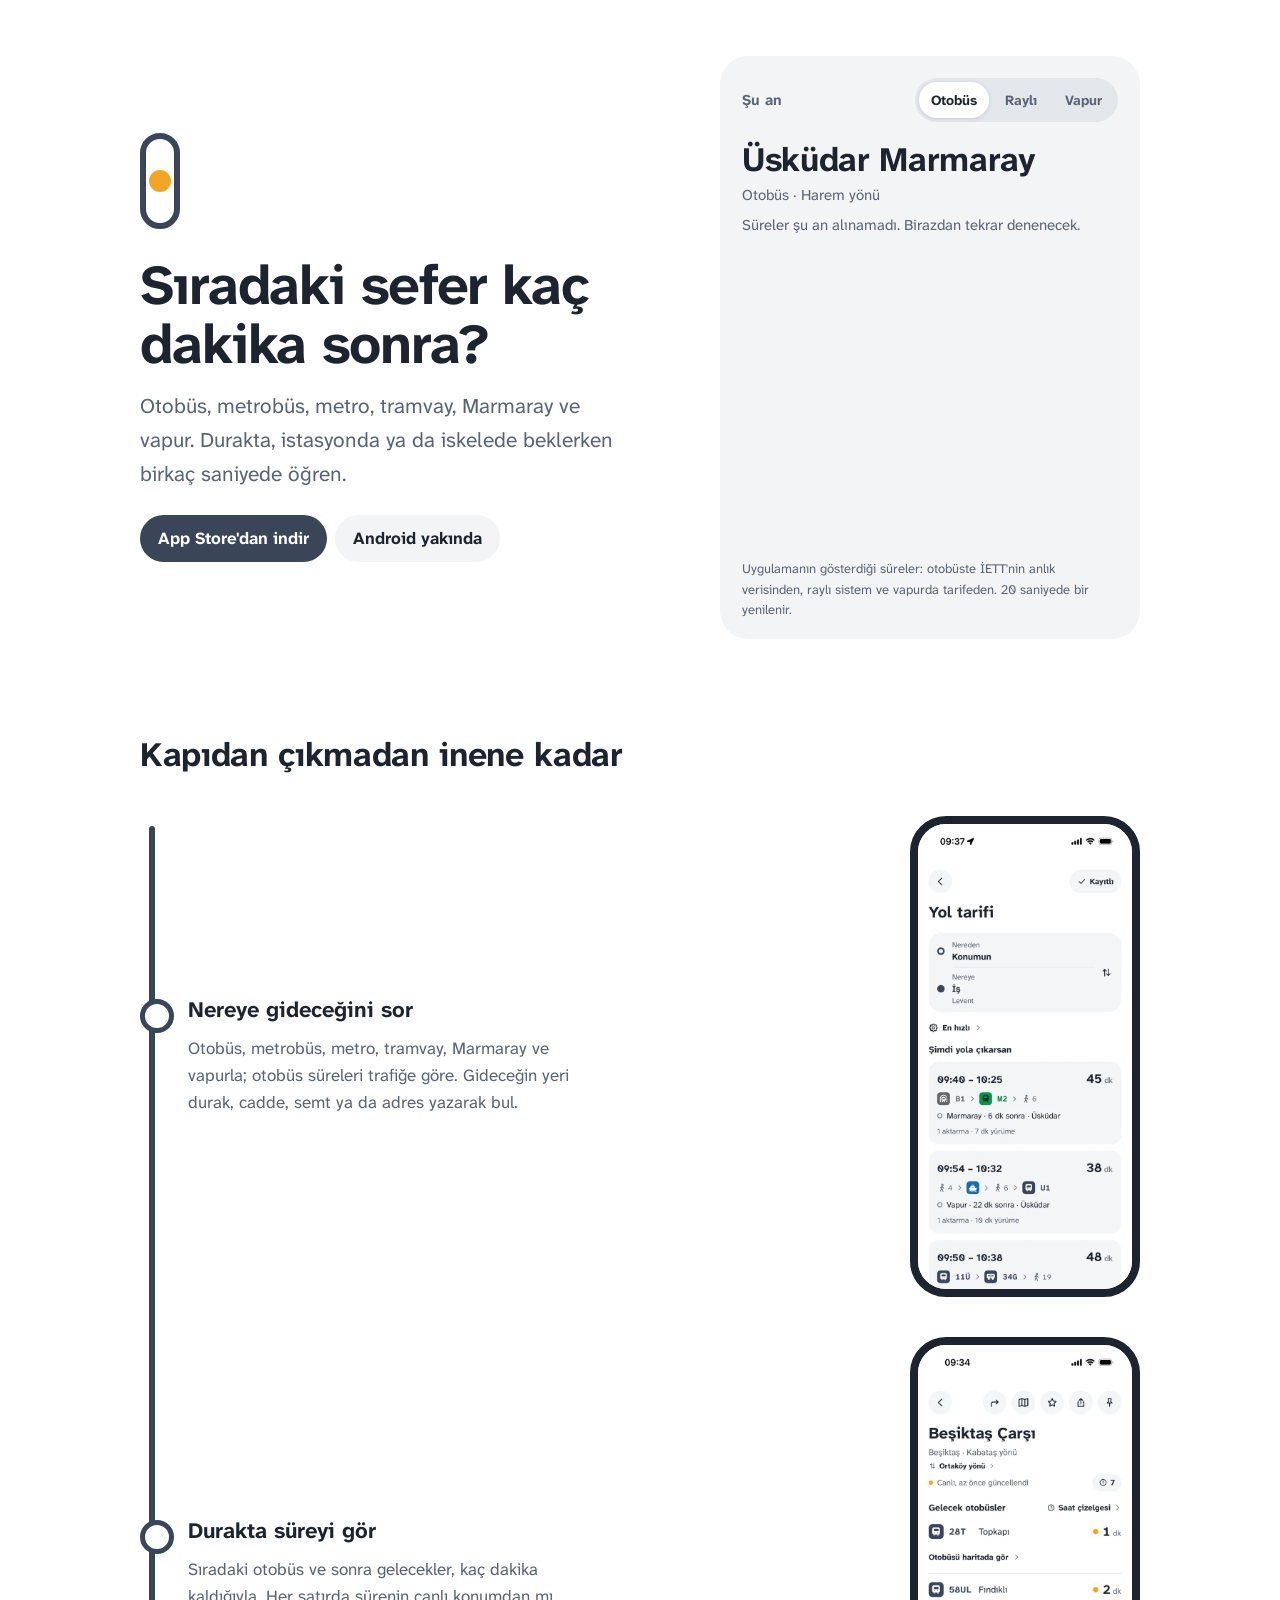
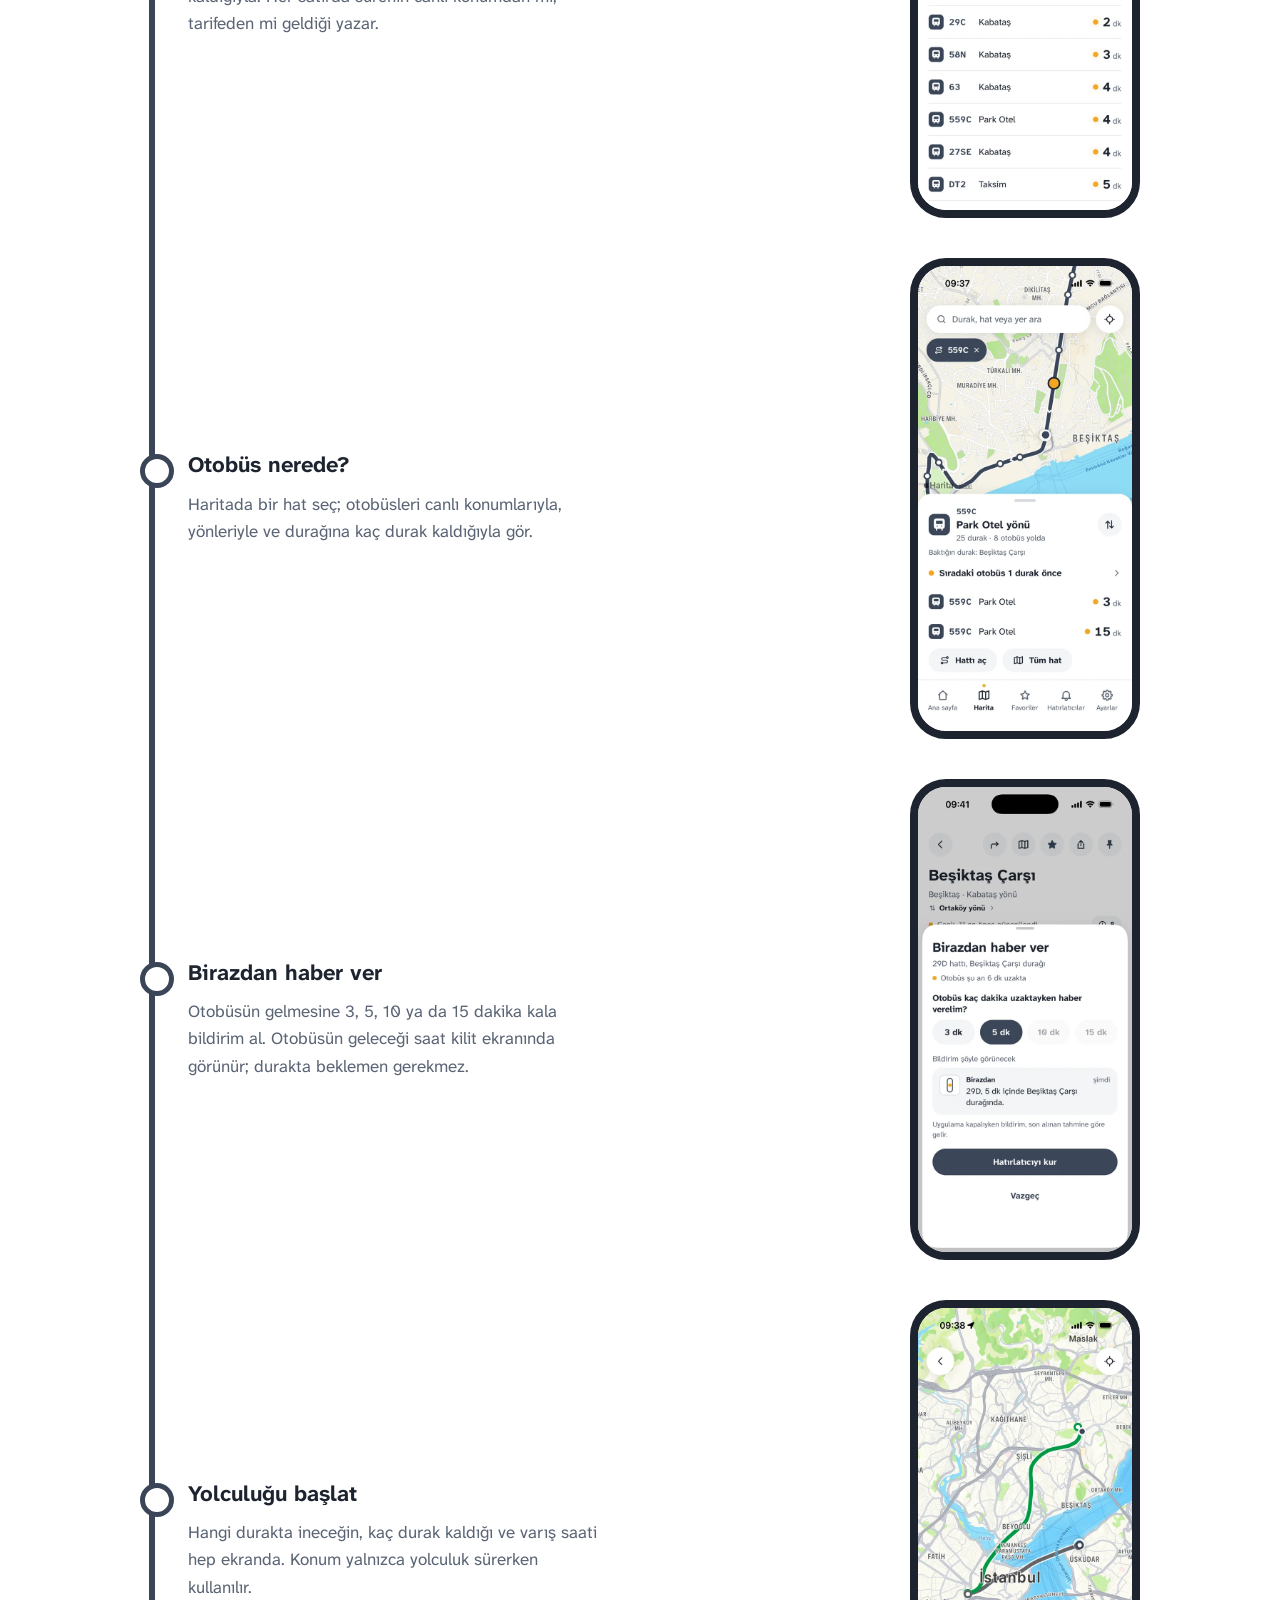
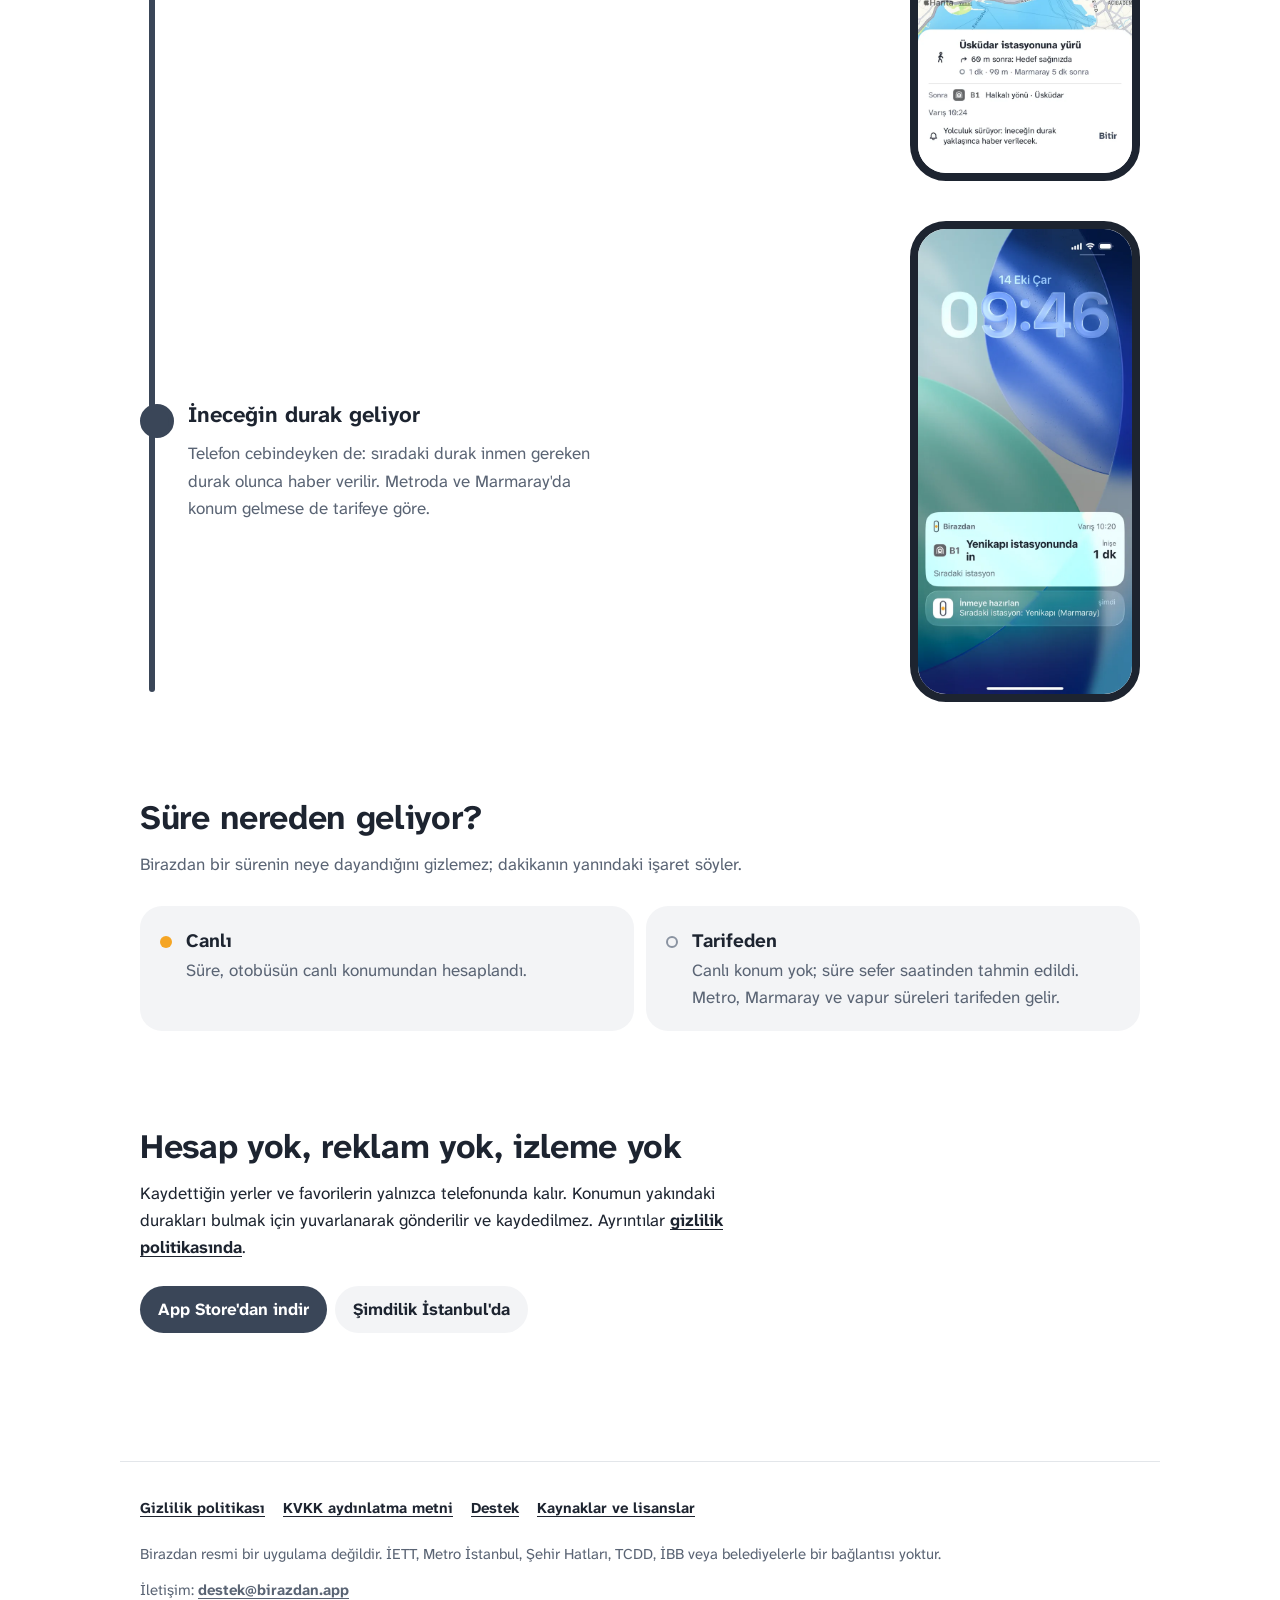
<file: index.html>
<!doctype html>
<html lang="tr">
  <head>
    <meta charset="utf-8" />
    <meta name="viewport" content="width=device-width, initial-scale=1" />
    <title>Birazdan</title>
    <meta name="description" content="Sıradaki sefer kaç dakika sonra? Otobüs, metrobüs, metro, tramvay, Marmaray ve vapur için canlı süreler ve yol tarifi. İstanbul'da." />
    <meta property="og:title" content="Birazdan" />
    <meta property="og:description" content="Sıradaki sefer kaç dakika sonra? Durakta beklerken birkaç saniyede öğren." />
    <meta name="apple-itunes-app" content="app-id=6818536979" />
    <meta name="theme-color" content="#ffffff" media="(prefers-color-scheme: light)" />
    <meta name="theme-color" content="#12161d" media="(prefers-color-scheme: dark)" />
    <link rel="icon" href="favicon.png" />
    <link rel="apple-touch-icon" href="apple-touch-icon.png" />
    <link rel="preconnect" href="https://api.birazdan.app" crossorigin />
    <link rel="stylesheet" href="style.css" />
  </head>
  <body class="home">
    <main>
      <section class="hero">
        <div class="hero-text">
          <svg class="mark" viewBox="176 64 160 384" role="img" aria-label="Birazdan">
            <rect x="188" y="76" width="136" height="360" rx="68" fill="none" stroke="currentColor" stroke-width="24" />
            <circle cx="256" cy="256" r="44" fill="#F5A524" />
          </svg>
          <h1>Sıradaki sefer kaç dakika sonra?</h1>
          <p class="lead">Otobüs, metrobüs, metro, tramvay, Marmaray ve vapur. Durakta, istasyonda ya da iskelede beklerken birkaç saniyede öğren.</p>
          <p class="pills">
            <a class="pill pill-primary" href="https://apps.apple.com/tr/app/birazdan/id6818536979">App Store'dan indir</a>
            <span class="pill">Android yakında</span>
          </p>
        </div>

        <!-- A real stop's arrivals, live from the app's own server (live.js). -->
        <section class="board" aria-labelledby="board-title" data-board>
          <div class="board-top">
            <span class="board-now">Şu an</span>
            <div class="board-stops" role="tablist" aria-label="Durak">
              <button type="button" role="tab" data-stop="222002" data-name="Üsküdar Marmaray" data-side="Otobüs · Harem yönü" aria-selected="true">Otobüs</button>
              <button type="button" role="tab" data-stop="rail-122" data-name="Üsküdar" data-side="M5 ve Marmaray istasyonu" aria-selected="false">Raylı</button>
              <button type="button" role="tab" data-stop="ferry-kadikoy" data-name="Kadıköy" data-side="Vapur iskelesi" aria-selected="false">Vapur</button>
            </div>
          </div>
          <h2 id="board-title" class="board-name" data-board-name>Üsküdar Marmaray</h2>
          <p class="board-side" data-board-side>Otobüs · Harem yönü</p>
          <p class="board-status" data-status aria-live="polite">Süreler yükleniyor…</p>
          <ol class="board-rows" data-rows></ol>
          <p class="board-note">Uygulamanın gösterdiği süreler: otobüste İETT'nin anlık verisinden, raylı sistem ve vapurda tarifeden. 20 saniyede bir yenilenir.</p>
        </section>
      </section>

      <section class="trip" aria-labelledby="trip-title">
        <h2 id="trip-title">Kapıdan çıkmadan inene kadar</h2>
        <ol class="trip-line">
          <li>
            <div class="trip-text">
              <h3>Nereye gideceğini sor</h3>
              <p>Otobüs, metrobüs, metro, tramvay, Marmaray ve vapurla; otobüs süreleri trafiğe göre. Gideceğin yeri durak, cadde, semt ya da adres yazarak bul.</p>
            </div>
            <img src="img/yol-tarifi.webp" width="600" height="1304" loading="lazy" alt="Yol tarifi ekranı: Üsküdar'dan işe Marmaray ve M2, vapur ya da otobüsle seçenekler ve varış saatleri." />
          </li>
          <li>
            <div class="trip-text">
              <h3>Durakta süreyi gör</h3>
              <p>Sıradaki otobüs ve sonra gelecekler, kaç dakika kaldığıyla. Her satırda sürenin canlı konumdan mı, tarifeden mi geldiği yazar.</p>
            </div>
            <img src="img/durak.webp" width="600" height="1304" loading="lazy" alt="Durak ekranı: Beşiktaş Çarşı'ya gelen otobüsler ve dakikaları." />
          </li>
          <li>
            <div class="trip-text">
              <h3>Otobüs nerede?</h3>
              <p>Haritada bir hat seç; otobüsleri canlı konumlarıyla, yönleriyle ve durağına kaç durak kaldığıyla gör.</p>
            </div>
            <img src="img/harita.webp" width="600" height="1304" loading="lazy" alt="Harita: 559C hattı seçili, sekiz otobüs yolda, sıradaki otobüs bir durak önce." />
          </li>
          <li>
            <div class="trip-text">
              <h3>Birazdan haber ver</h3>
              <p>Otobüsün gelmesine 3, 5, 10 ya da 15 dakika kala bildirim al. Otobüsün geleceği saat kilit ekranında görünür; durakta beklemen gerekmez.</p>
            </div>
            <img src="img/hatirlatici.webp" width="600" height="1304" loading="lazy" alt="Birazdan haber ver paneli: kaç dakika kala haber verileceğinin seçimi ve bildirimin önizlemesi." />
          </li>
          <li>
            <div class="trip-text">
              <h3>Yolculuğu başlat</h3>
              <p>Hangi durakta ineceğin, kaç durak kaldığı ve varış saati hep ekranda. Konum yalnızca yolculuk sürerken kullanılır.</p>
            </div>
            <img src="img/takip.webp" width="600" height="1304" loading="lazy" alt="Haritada takip ekranı: Üsküdar'dan Marmaray ve M2 ile yolculuk, sıradaki adım Üsküdar istasyonuna yürümek." />
          </li>
          <li>
            <div class="trip-text">
              <h3>İneceğin durak geliyor</h3>
              <p>Telefon cebindeyken de: sıradaki durak inmen gereken durak olunca haber verilir. Metroda ve Marmaray'da konum gelmese de tarifeye göre.</p>
            </div>
            <img src="img/kilit.webp" width="600" height="1304" loading="lazy" alt="Kilit ekranı: canlı takipte Yenikapı istasyonunda in, inişe 1 dakika; İnmeye hazırlan bildirimi." />
          </li>
        </ol>
      </section>

      <section class="states" aria-labelledby="states-title">
        <h2 id="states-title">Süre nereden geliyor?</h2>
        <p class="secondary">Birazdan bir sürenin neye dayandığını gizlemez; dakikanın yanındaki işaret söyler.</p>
        <ul class="state-list">
          <li>
            <span class="dot dot-live" aria-hidden="true"></span>
            <div>
              <strong>Canlı</strong>
              <span>Süre, otobüsün canlı konumundan hesaplandı.</span>
            </div>
          </li>
          <li>
            <span class="dot dot-scheduled" aria-hidden="true"></span>
            <div>
              <strong>Tarifeden</strong>
              <span>Canlı konum yok; süre sefer saatinden tahmin edildi. Metro, Marmaray ve vapur süreleri tarifeden gelir.</span>
            </div>
          </li>
        </ul>
      </section>

      <section class="private" aria-labelledby="private-title">
        <h2 id="private-title">Hesap yok, reklam yok, izleme yok</h2>
        <p>Kaydettiğin yerler ve favorilerin yalnızca telefonunda kalır. Konumun yakındaki durakları bulmak için yuvarlanarak gönderilir ve kaydedilmez. Ayrıntılar <a href="gizlilik/">gizlilik politikasında</a>.</p>
        <p class="pills">
          <a class="pill pill-primary" href="https://apps.apple.com/tr/app/birazdan/id6818536979">App Store'dan indir</a>
          <span class="pill">Şimdilik İstanbul'da</span>
        </p>
      </section>
    </main>

    <footer>
      <nav>
        <a href="gizlilik/">Gizlilik politikası</a>
        <a href="kvkk/">KVKK aydınlatma metni</a>
        <a href="destek/">Destek</a>
        <a href="kaynaklar/">Kaynaklar ve lisanslar</a>
      </nav>
      <p>Birazdan resmi bir uygulama değildir. İETT, Metro İstanbul, Şehir Hatları, TCDD, İBB veya belediyelerle bir bağlantısı yoktur.</p>
      <p>İletişim: <a href="mailto:destek@birazdan.app">destek@birazdan.app</a></p>
    </footer>

    <script src="lines.js" defer></script>
    <script src="live.js" defer></script>
  </body>
</html>
</file>
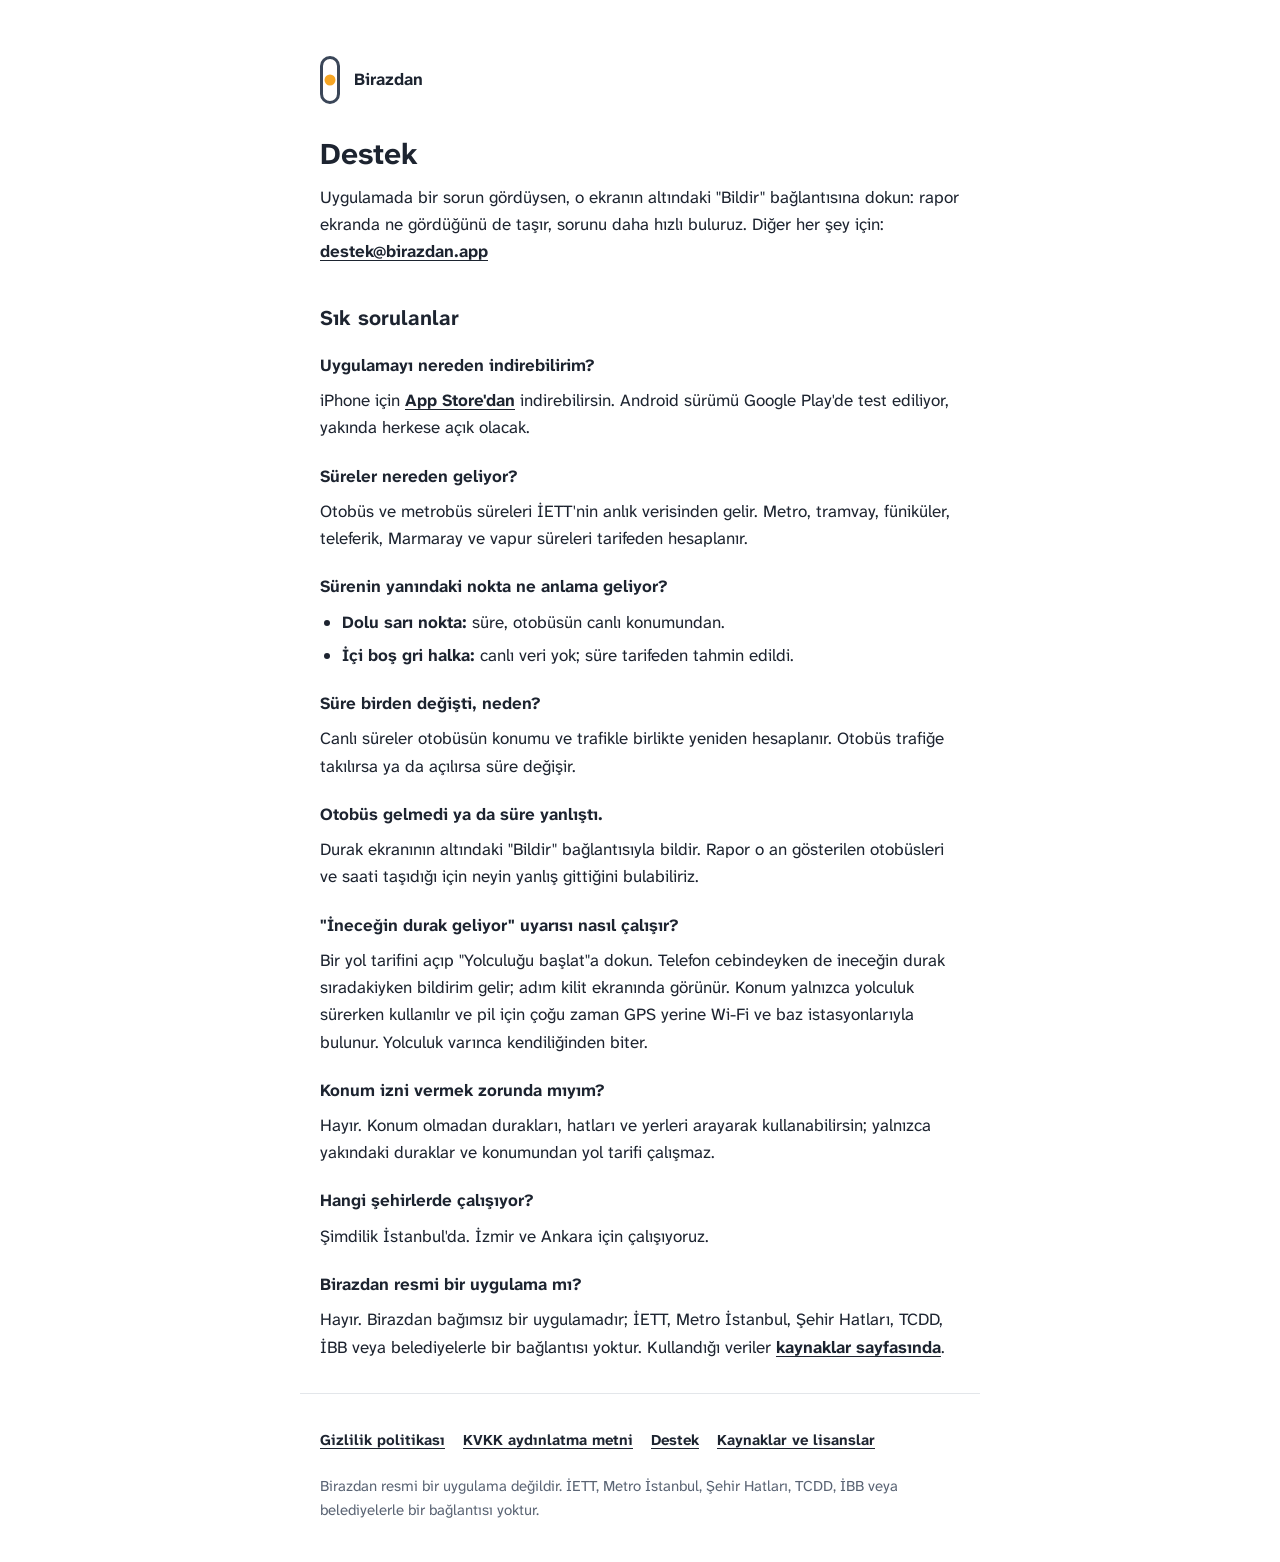
<file: destek/index.html>
<!doctype html>
<html lang="tr">
  <head>
    <meta charset="utf-8" />
    <meta name="viewport" content="width=device-width, initial-scale=1" />
    <title>Destek · Birazdan</title>
    <meta name="description" content="Birazdan hakkında sık sorulanlar ve iletişim." />
    <meta name="theme-color" content="#ffffff" media="(prefers-color-scheme: light)" />
    <meta name="theme-color" content="#12161d" media="(prefers-color-scheme: dark)" />
    <link rel="icon" href="../favicon.png" />
    <link rel="apple-touch-icon" href="../apple-touch-icon.png" />
    <link rel="stylesheet" href="../style.css" />
  </head>
  <body class="page">
    <main>
      <a href="../" aria-label="Birazdan ana sayfa">
        <header>
          <svg class="mark" viewBox="176 64 160 384" aria-hidden="true">
            <rect x="188" y="76" width="136" height="360" rx="68" fill="none" stroke="currentColor" stroke-width="24" />
            <circle cx="256" cy="256" r="44" fill="#F5A524" />
          </svg>
          <strong>Birazdan</strong>
        </header>
      </a>

      <h1>Destek</h1>
      <p>Uygulamada bir sorun gördüysen, o ekranın altındaki "Bildir" bağlantısına dokun: rapor ekranda ne gördüğünü de taşır, sorunu daha hızlı buluruz. Diğer her şey için: <a href="mailto:destek@birazdan.app">destek@birazdan.app</a></p>

      <h2>Sık sorulanlar</h2>

      <h3>Uygulamayı nereden indirebilirim?</h3>
      <p>iPhone için <a href="https://apps.apple.com/tr/app/birazdan/id6818536979">App Store'dan</a> indirebilirsin. Android sürümü Google Play'de test ediliyor, yakında herkese açık olacak.</p>

      <h3>Süreler nereden geliyor?</h3>
      <p>Otobüs ve metrobüs süreleri İETT'nin anlık verisinden gelir. Metro, tramvay, füniküler, teleferik, Marmaray ve vapur süreleri tarifeden hesaplanır.</p>

      <h3>Sürenin yanındaki nokta ne anlama geliyor?</h3>
      <ul>
        <li><strong>Dolu sarı nokta:</strong> süre, otobüsün canlı konumundan.</li>
        <li><strong>İçi boş gri halka:</strong> canlı veri yok; süre tarifeden tahmin edildi.</li>
      </ul>

      <h3>Süre birden değişti, neden?</h3>
      <p>Canlı süreler otobüsün konumu ve trafikle birlikte yeniden hesaplanır. Otobüs trafiğe takılırsa ya da açılırsa süre değişir.</p>

      <h3>Otobüs gelmedi ya da süre yanlıştı.</h3>
      <p>Durak ekranının altındaki "Bildir" bağlantısıyla bildir. Rapor o an gösterilen otobüsleri ve saati taşıdığı için neyin yanlış gittiğini bulabiliriz.</p>

      <h3>"İneceğin durak geliyor" uyarısı nasıl çalışır?</h3>
      <p>Bir yol tarifini açıp "Yolculuğu başlat"a dokun. Telefon cebindeyken de ineceğin durak sıradakiyken bildirim gelir; adım kilit ekranında görünür. Konum yalnızca yolculuk sürerken kullanılır ve pil için çoğu zaman GPS yerine Wi-Fi ve baz istasyonlarıyla bulunur. Yolculuk varınca kendiliğinden biter.</p>

      <h3>Konum izni vermek zorunda mıyım?</h3>
      <p>Hayır. Konum olmadan durakları, hatları ve yerleri arayarak kullanabilirsin; yalnızca yakındaki duraklar ve konumundan yol tarifi çalışmaz.</p>

      <h3>Hangi şehirlerde çalışıyor?</h3>
      <p>Şimdilik İstanbul'da. İzmir ve Ankara için çalışıyoruz.</p>

      <h3>Birazdan resmi bir uygulama mı?</h3>
      <p>Hayır. Birazdan bağımsız bir uygulamadır; İETT, Metro İstanbul, Şehir Hatları, TCDD, İBB veya belediyelerle bir bağlantısı yoktur. Kullandığı veriler <a href="../kaynaklar/">kaynaklar sayfasında</a>.</p>
    </main>

    <footer>
      <nav>
        <a href="../gizlilik/">Gizlilik politikası</a>
        <a href="../kvkk/">KVKK aydınlatma metni</a>
        <a href="../destek/">Destek</a>
        <a href="../kaynaklar/">Kaynaklar ve lisanslar</a>
      </nav>
      <p>Birazdan resmi bir uygulama değildir. İETT, Metro İstanbul, Şehir Hatları, TCDD, İBB veya belediyelerle bir bağlantısı yoktur.</p>
    </footer>
  </body>
</html>
</file>
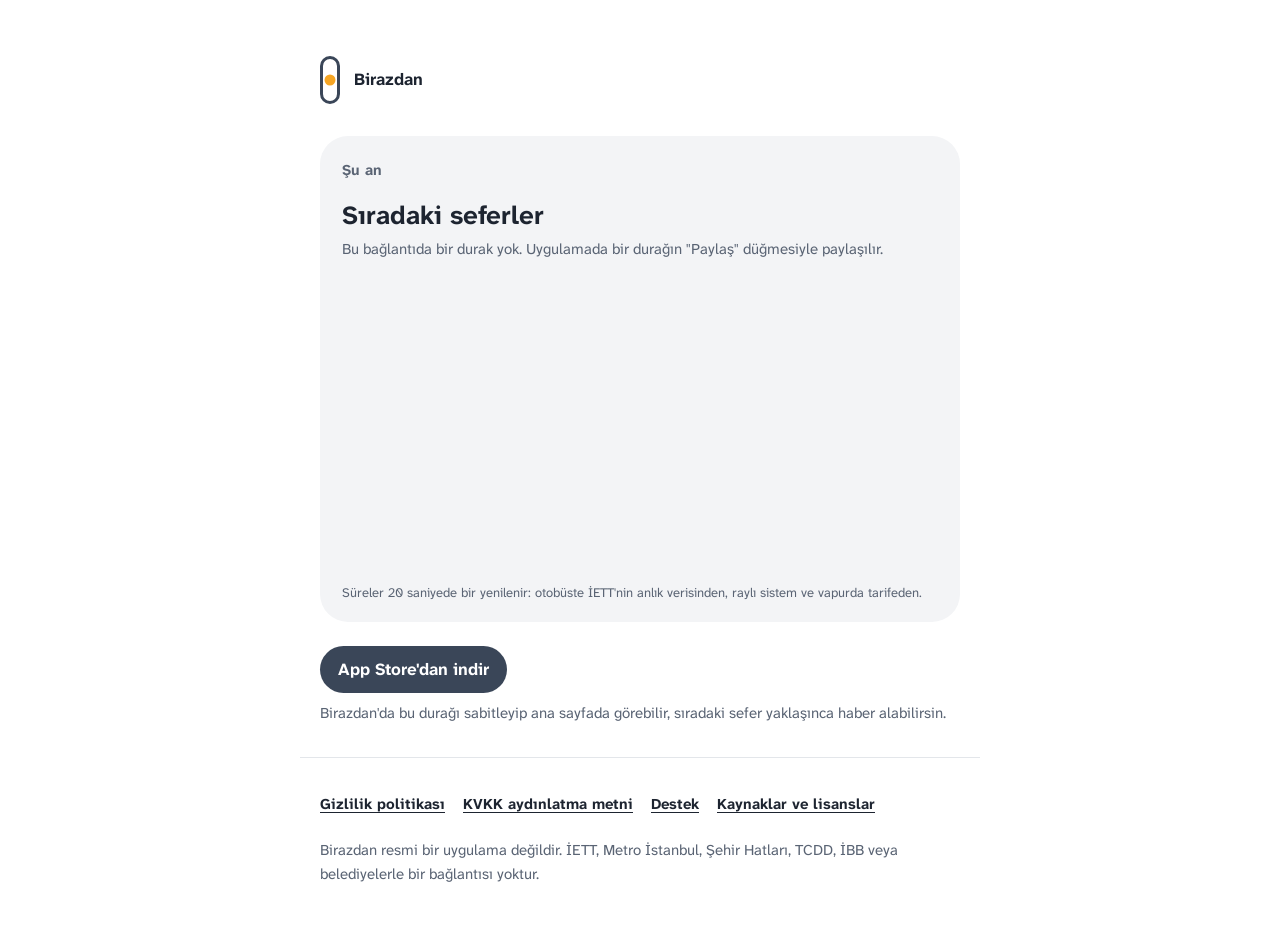
<file: durak/index.html>
<!doctype html>
<html lang="tr">
  <head>
    <meta charset="utf-8" />
    <meta name="viewport" content="width=device-width, initial-scale=1" />
    <title>Sıradaki seferler · Birazdan</title>
    <meta name="description" content="Bir durağın, istasyonun ya da iskelenin sıradaki seferleri, canlı." />
    <meta property="og:title" content="Sıradaki seferler · Birazdan" />
    <meta property="og:description" content="Bu duraktan sıradaki seferler kaç dakika sonra? Canlı süreler, uygulama olmadan da." />
    <!-- One page for every stop (?id=): not one for search engines to list. -->
    <meta name="robots" content="noindex" />
    <meta name="apple-itunes-app" content="app-id=6818536979" />
    <meta name="theme-color" content="#ffffff" media="(prefers-color-scheme: light)" />
    <meta name="theme-color" content="#12161d" media="(prefers-color-scheme: dark)" />
    <link rel="icon" href="../favicon.png" />
    <link rel="apple-touch-icon" href="../apple-touch-icon.png" />
    <link rel="preconnect" href="https://api.birazdan.app" crossorigin />
    <link rel="stylesheet" href="../style.css" />
  </head>
  <body class="page">
    <main>
      <a href="../" aria-label="Birazdan ana sayfa">
        <header>
          <svg class="mark" viewBox="176 64 160 384" aria-hidden="true">
            <rect x="188" y="76" width="136" height="360" rx="68" fill="none" stroke="currentColor" stroke-width="24" />
            <circle cx="256" cy="256" r="44" fill="#F5A524" />
          </svg>
          <strong>Birazdan</strong>
        </header>
      </a>

      <!-- A shared stop's arrivals, live from the app's own server (durak.js). -->
      <section class="board" aria-labelledby="stop-name" data-stop-board>
        <div class="board-top">
          <span class="board-now">Şu an</span>
        </div>
        <h1 id="stop-name" class="board-name" data-name>Sıradaki seferler</h1>
        <p class="board-side" data-side></p>
        <p class="board-status" data-status aria-live="polite">Süreler yükleniyor…</p>
        <ol class="board-rows" data-rows></ol>
        <p class="board-note">Süreler 20 saniyede bir yenilenir: otobüste İETT'nin anlık verisinden, raylı sistem ve vapurda tarifeden.</p>
      </section>

      <p class="pills">
        <a class="pill pill-primary" href="https://apps.apple.com/tr/app/birazdan/id6818536979">App Store'dan indir</a>
        <a class="pill" data-open-app hidden>Uygulamada aç</a>
      </p>
      <p class="updated">Birazdan'da bu durağı sabitleyip ana sayfada görebilir, sıradaki sefer yaklaşınca haber alabilirsin.</p>
    </main>
    <footer>
      <nav>
        <a href="../gizlilik/">Gizlilik politikası</a>
        <a href="../kvkk/">KVKK aydınlatma metni</a>
        <a href="../destek/">Destek</a>
        <a href="../kaynaklar/">Kaynaklar ve lisanslar</a>
      </nav>
      <p>Birazdan resmi bir uygulama değildir. İETT, Metro İstanbul, Şehir Hatları, TCDD, İBB veya belediyelerle bir bağlantısı yoktur.</p>
    </footer>
    <script src="../lines.js" defer></script>
    <script src="durak.js" defer></script>
  </body>
</html>
</file>
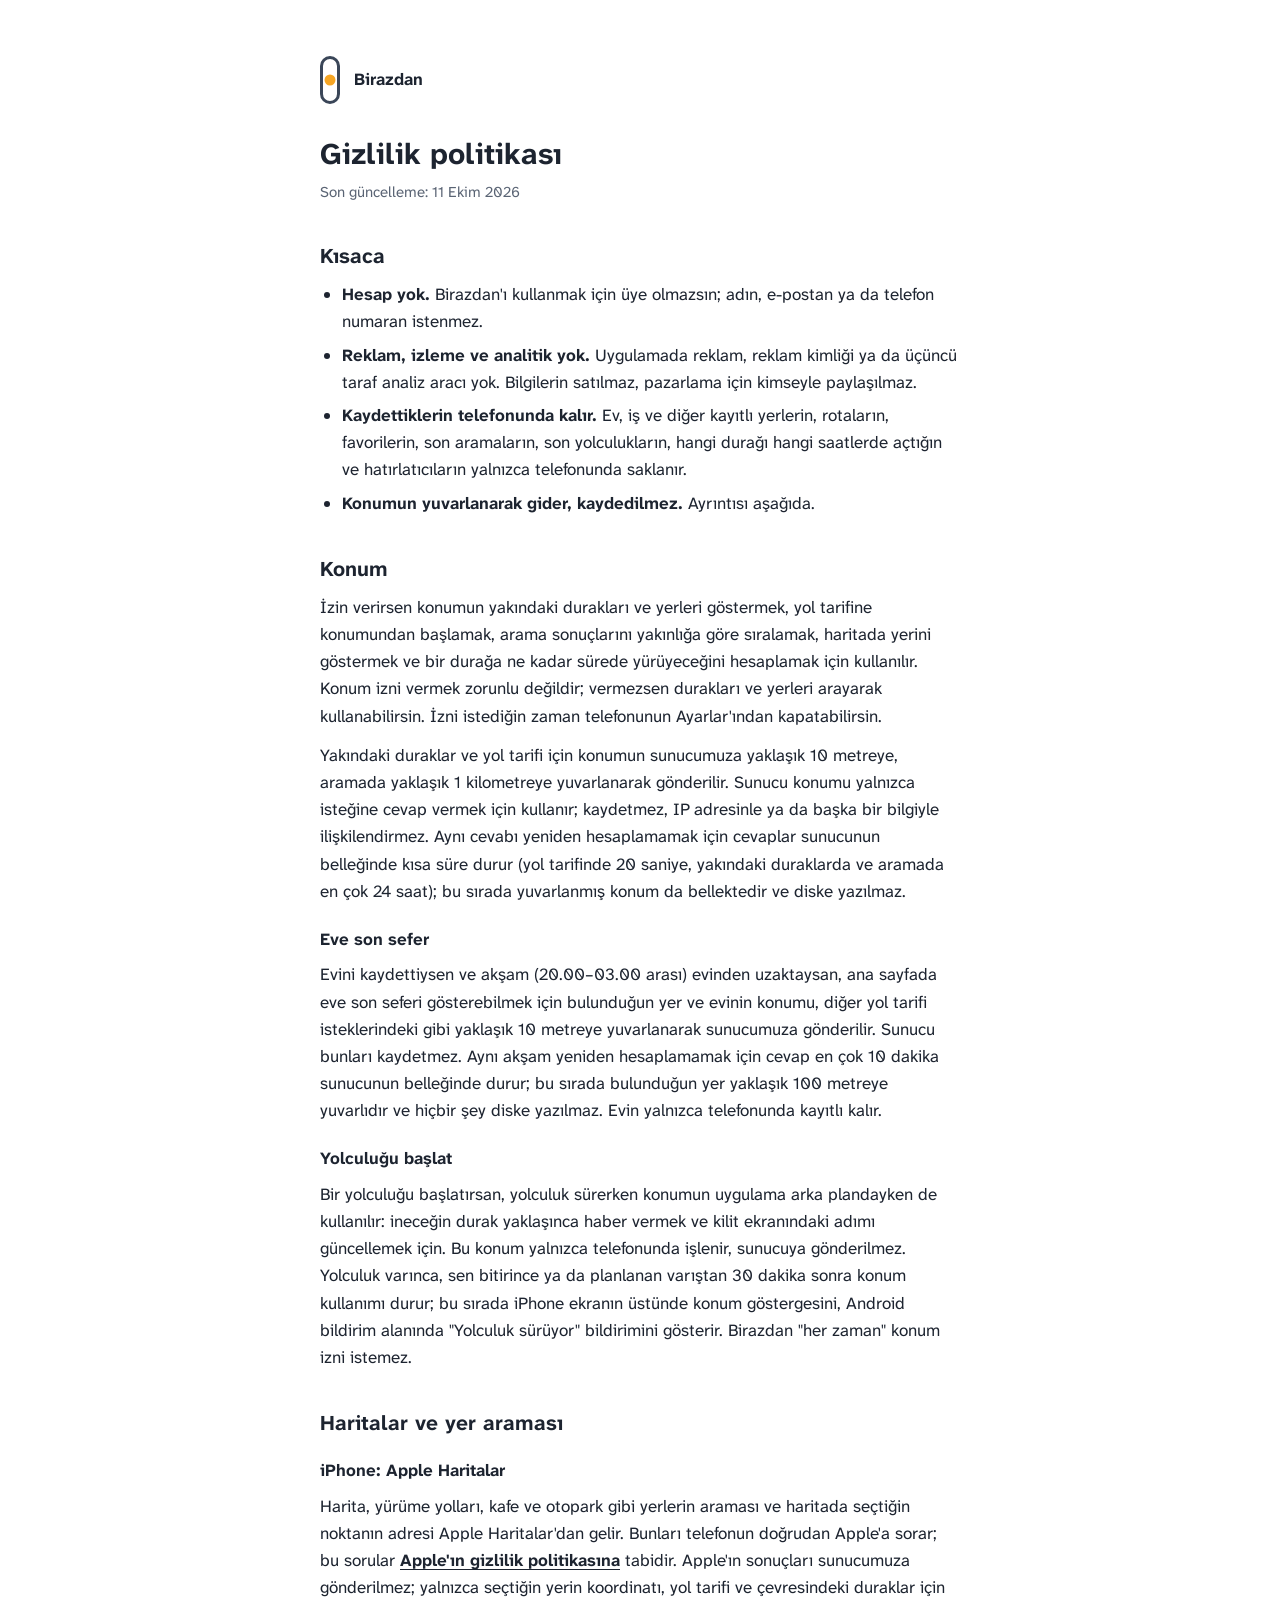
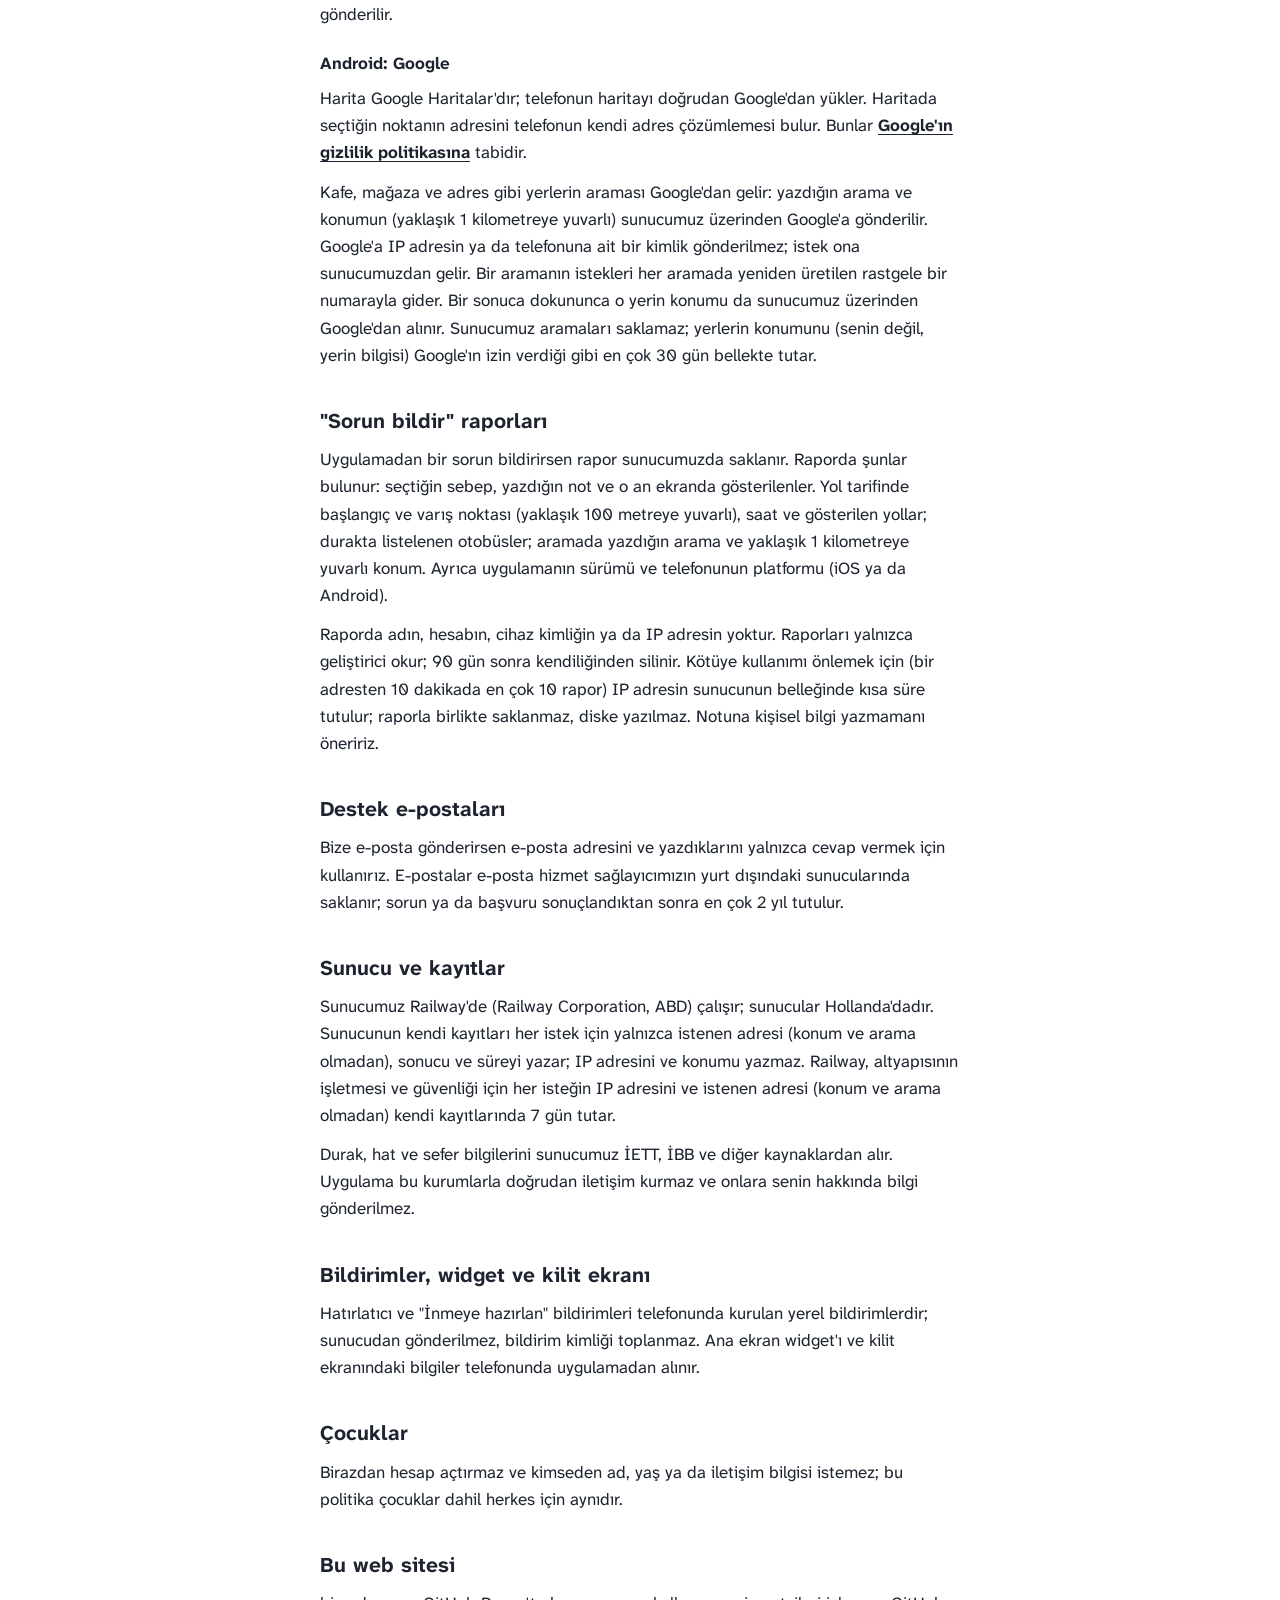
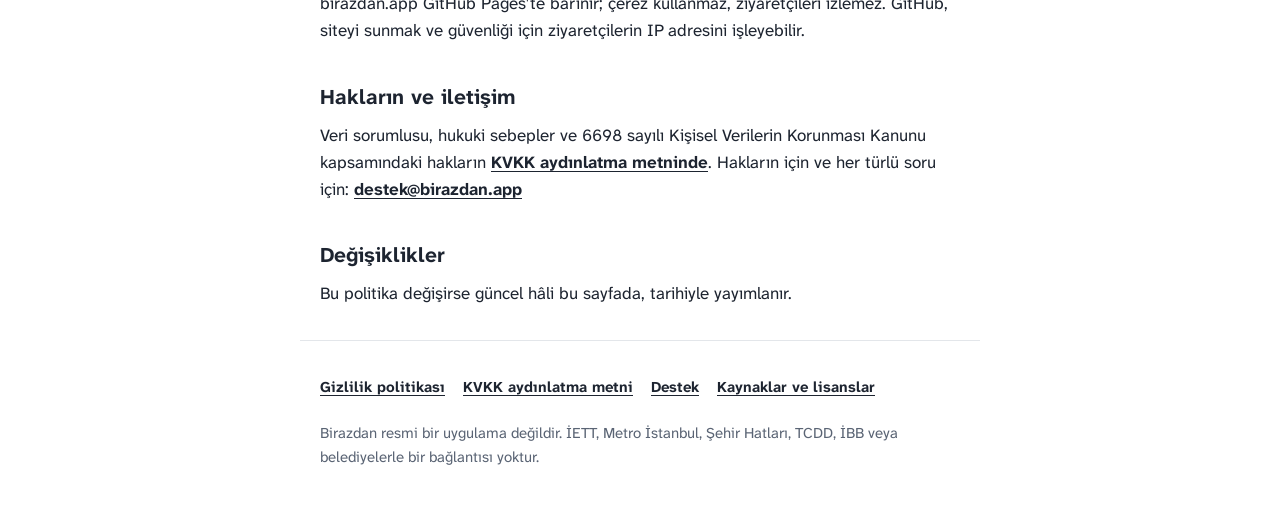
<file: gizlilik/index.html>
<!doctype html>
<html lang="tr">
  <head>
    <meta charset="utf-8" />
    <meta name="viewport" content="width=device-width, initial-scale=1" />
    <title>Gizlilik politikası · Birazdan</title>
    <meta name="description" content="Birazdan hangi bilgileri kullanır, nerede saklar ve ne zaman siler." />
    <meta name="theme-color" content="#ffffff" media="(prefers-color-scheme: light)" />
    <meta name="theme-color" content="#12161d" media="(prefers-color-scheme: dark)" />
    <link rel="icon" href="../favicon.png" />
    <link rel="apple-touch-icon" href="../apple-touch-icon.png" />
    <link rel="stylesheet" href="../style.css" />
  </head>
  <body class="page">
    <main>
      <a href="../" aria-label="Birazdan ana sayfa">
        <header>
          <svg class="mark" viewBox="176 64 160 384" aria-hidden="true">
            <rect x="188" y="76" width="136" height="360" rx="68" fill="none" stroke="currentColor" stroke-width="24" />
            <circle cx="256" cy="256" r="44" fill="#F5A524" />
          </svg>
          <strong>Birazdan</strong>
        </header>
      </a>

      <h1>Gizlilik politikası</h1>
      <p class="updated">Son güncelleme: 11 Ekim 2026</p>

      <h2>Kısaca</h2>
      <ul>
        <li><strong>Hesap yok.</strong> Birazdan'ı kullanmak için üye olmazsın; adın, e-postan ya da telefon numaran istenmez.</li>
        <li><strong>Reklam, izleme ve analitik yok.</strong> Uygulamada reklam, reklam kimliği ya da üçüncü taraf analiz aracı yok. Bilgilerin satılmaz, pazarlama için kimseyle paylaşılmaz.</li>
        <li><strong>Kaydettiklerin telefonunda kalır.</strong> Ev, iş ve diğer kayıtlı yerlerin, rotaların, favorilerin, son aramaların, son yolculukların, hangi durağı hangi saatlerde açtığın ve hatırlatıcıların yalnızca telefonunda saklanır.</li>
        <li><strong>Konumun yuvarlanarak gider, kaydedilmez.</strong> Ayrıntısı aşağıda.</li>
      </ul>

      <h2>Konum</h2>
      <p>İzin verirsen konumun yakındaki durakları ve yerleri göstermek, yol tarifine konumundan başlamak, arama sonuçlarını yakınlığa göre sıralamak, haritada yerini göstermek ve bir durağa ne kadar sürede yürüyeceğini hesaplamak için kullanılır. Konum izni vermek zorunlu değildir; vermezsen durakları ve yerleri arayarak kullanabilirsin. İzni istediğin zaman telefonunun Ayarlar'ından kapatabilirsin.</p>
      <p>Yakındaki duraklar ve yol tarifi için konumun sunucumuza yaklaşık 10 metreye, aramada yaklaşık 1 kilometreye yuvarlanarak gönderilir. Sunucu konumu yalnızca isteğine cevap vermek için kullanır; kaydetmez, IP adresinle ya da başka bir bilgiyle ilişkilendirmez. Aynı cevabı yeniden hesaplamamak için cevaplar sunucunun belleğinde kısa süre durur (yol tarifinde 20 saniye, yakındaki duraklarda ve aramada en çok 24 saat); bu sırada yuvarlanmış konum da bellektedir ve diske yazılmaz.</p>
      <h3>Eve son sefer</h3>
      <p>Evini kaydettiysen ve akşam (20.00–03.00 arası) evinden uzaktaysan, ana sayfada eve son seferi gösterebilmek için bulunduğun yer ve evinin konumu, diğer yol tarifi isteklerindeki gibi yaklaşık 10 metreye yuvarlanarak sunucumuza gönderilir. Sunucu bunları kaydetmez. Aynı akşam yeniden hesaplamamak için cevap en çok 10 dakika sunucunun belleğinde durur; bu sırada bulunduğun yer yaklaşık 100 metreye yuvarlıdır ve hiçbir şey diske yazılmaz. Evin yalnızca telefonunda kayıtlı kalır.</p>
      <h3>Yolculuğu başlat</h3>
      <p>Bir yolculuğu başlatırsan, yolculuk sürerken konumun uygulama arka plandayken de kullanılır: ineceğin durak yaklaşınca haber vermek ve kilit ekranındaki adımı güncellemek için. Bu konum yalnızca telefonunda işlenir, sunucuya gönderilmez. Yolculuk varınca, sen bitirince ya da planlanan varıştan 30 dakika sonra konum kullanımı durur; bu sırada iPhone ekranın üstünde konum göstergesini, Android bildirim alanında "Yolculuk sürüyor" bildirimini gösterir. Birazdan "her zaman" konum izni istemez.</p>

      <h2>Haritalar ve yer araması</h2>
      <h3>iPhone: Apple Haritalar</h3>
      <p>Harita, yürüme yolları, kafe ve otopark gibi yerlerin araması ve haritada seçtiğin noktanın adresi Apple Haritalar'dan gelir. Bunları telefonun doğrudan Apple'a sorar; bu sorular <a href="https://www.apple.com/tr/legal/privacy/">Apple'ın gizlilik politikasına</a> tabidir. Apple'ın sonuçları sunucumuza gönderilmez; yalnızca seçtiğin yerin koordinatı, yol tarifi ve çevresindeki duraklar için gönderilir.</p>
      <h3>Android: Google</h3>
      <p>Harita Google Haritalar'dır; telefonun haritayı doğrudan Google'dan yükler. Haritada seçtiğin noktanın adresini telefonun kendi adres çözümlemesi bulur. Bunlar <a href="https://policies.google.com/privacy?hl=tr">Google'ın gizlilik politikasına</a> tabidir.</p>
      <p>Kafe, mağaza ve adres gibi yerlerin araması Google'dan gelir: yazdığın arama ve konumun (yaklaşık 1 kilometreye yuvarlı) sunucumuz üzerinden Google'a gönderilir. Google'a IP adresin ya da telefonuna ait bir kimlik gönderilmez; istek ona sunucumuzdan gelir. Bir aramanın istekleri her aramada yeniden üretilen rastgele bir numarayla gider. Bir sonuca dokununca o yerin konumu da sunucumuz üzerinden Google'dan alınır. Sunucumuz aramaları saklamaz; yerlerin konumunu (senin değil, yerin bilgisi) Google'ın izin verdiği gibi en çok 30 gün bellekte tutar.</p>

      <h2>"Sorun bildir" raporları</h2>
      <p>Uygulamadan bir sorun bildirirsen rapor sunucumuzda saklanır. Raporda şunlar bulunur: seçtiğin sebep, yazdığın not ve o an ekranda gösterilenler. Yol tarifinde başlangıç ve varış noktası (yaklaşık 100 metreye yuvarlı), saat ve gösterilen yollar; durakta listelenen otobüsler; aramada yazdığın arama ve yaklaşık 1 kilometreye yuvarlı konum. Ayrıca uygulamanın sürümü ve telefonunun platformu (iOS ya da Android).</p>
      <p>Raporda adın, hesabın, cihaz kimliğin ya da IP adresin yoktur. Raporları yalnızca geliştirici okur; 90 gün sonra kendiliğinden silinir. Kötüye kullanımı önlemek için (bir adresten 10 dakikada en çok 10 rapor) IP adresin sunucunun belleğinde kısa süre tutulur; raporla birlikte saklanmaz, diske yazılmaz. Notuna kişisel bilgi yazmamanı öneririz.</p>

      <h2>Destek e-postaları</h2>
      <p>Bize e-posta gönderirsen e-posta adresini ve yazdıklarını yalnızca cevap vermek için kullanırız. E-postalar e-posta hizmet sağlayıcımızın yurt dışındaki sunucularında saklanır; sorun ya da başvuru sonuçlandıktan sonra en çok 2 yıl tutulur.</p>

      <h2>Sunucu ve kayıtlar</h2>
      <p>Sunucumuz Railway'de (Railway Corporation, ABD) çalışır; sunucular Hollanda'dadır. Sunucunun kendi kayıtları her istek için yalnızca istenen adresi (konum ve arama olmadan), sonucu ve süreyi yazar; IP adresini ve konumu yazmaz. Railway, altyapısının işletmesi ve güvenliği için her isteğin IP adresini ve istenen adresi (konum ve arama olmadan) kendi kayıtlarında 7 gün tutar.</p>
      <p>Durak, hat ve sefer bilgilerini sunucumuz İETT, İBB ve diğer kaynaklardan alır. Uygulama bu kurumlarla doğrudan iletişim kurmaz ve onlara senin hakkında bilgi gönderilmez.</p>

      <h2>Bildirimler, widget ve kilit ekranı</h2>
      <p>Hatırlatıcı ve "İnmeye hazırlan" bildirimleri telefonunda kurulan yerel bildirimlerdir; sunucudan gönderilmez, bildirim kimliği toplanmaz. Ana ekran widget'ı ve kilit ekranındaki bilgiler telefonunda uygulamadan alınır.</p>

      <h2>Çocuklar</h2>
      <p>Birazdan hesap açtırmaz ve kimseden ad, yaş ya da iletişim bilgisi istemez; bu politika çocuklar dahil herkes için aynıdır.</p>

      <h2>Bu web sitesi</h2>
      <p>birazdan.app GitHub Pages'te barınır; çerez kullanmaz, ziyaretçileri izlemez. GitHub, siteyi sunmak ve güvenliği için ziyaretçilerin IP adresini işleyebilir.</p>

      <h2>Hakların ve iletişim</h2>
      <p>Veri sorumlusu, hukuki sebepler ve 6698 sayılı Kişisel Verilerin Korunması Kanunu kapsamındaki hakların <a href="../kvkk/">KVKK aydınlatma metninde</a>. Hakların için ve her türlü soru için: <a href="mailto:destek@birazdan.app">destek@birazdan.app</a></p>

      <h2>Değişiklikler</h2>
      <p>Bu politika değişirse güncel hâli bu sayfada, tarihiyle yayımlanır.</p>
    </main>

    <footer>
      <nav>
        <a href="../gizlilik/">Gizlilik politikası</a>
        <a href="../kvkk/">KVKK aydınlatma metni</a>
        <a href="../destek/">Destek</a>
        <a href="../kaynaklar/">Kaynaklar ve lisanslar</a>
      </nav>
      <p>Birazdan resmi bir uygulama değildir. İETT, Metro İstanbul, Şehir Hatları, TCDD, İBB veya belediyelerle bir bağlantısı yoktur.</p>
    </footer>
  </body>
</html>
</file>
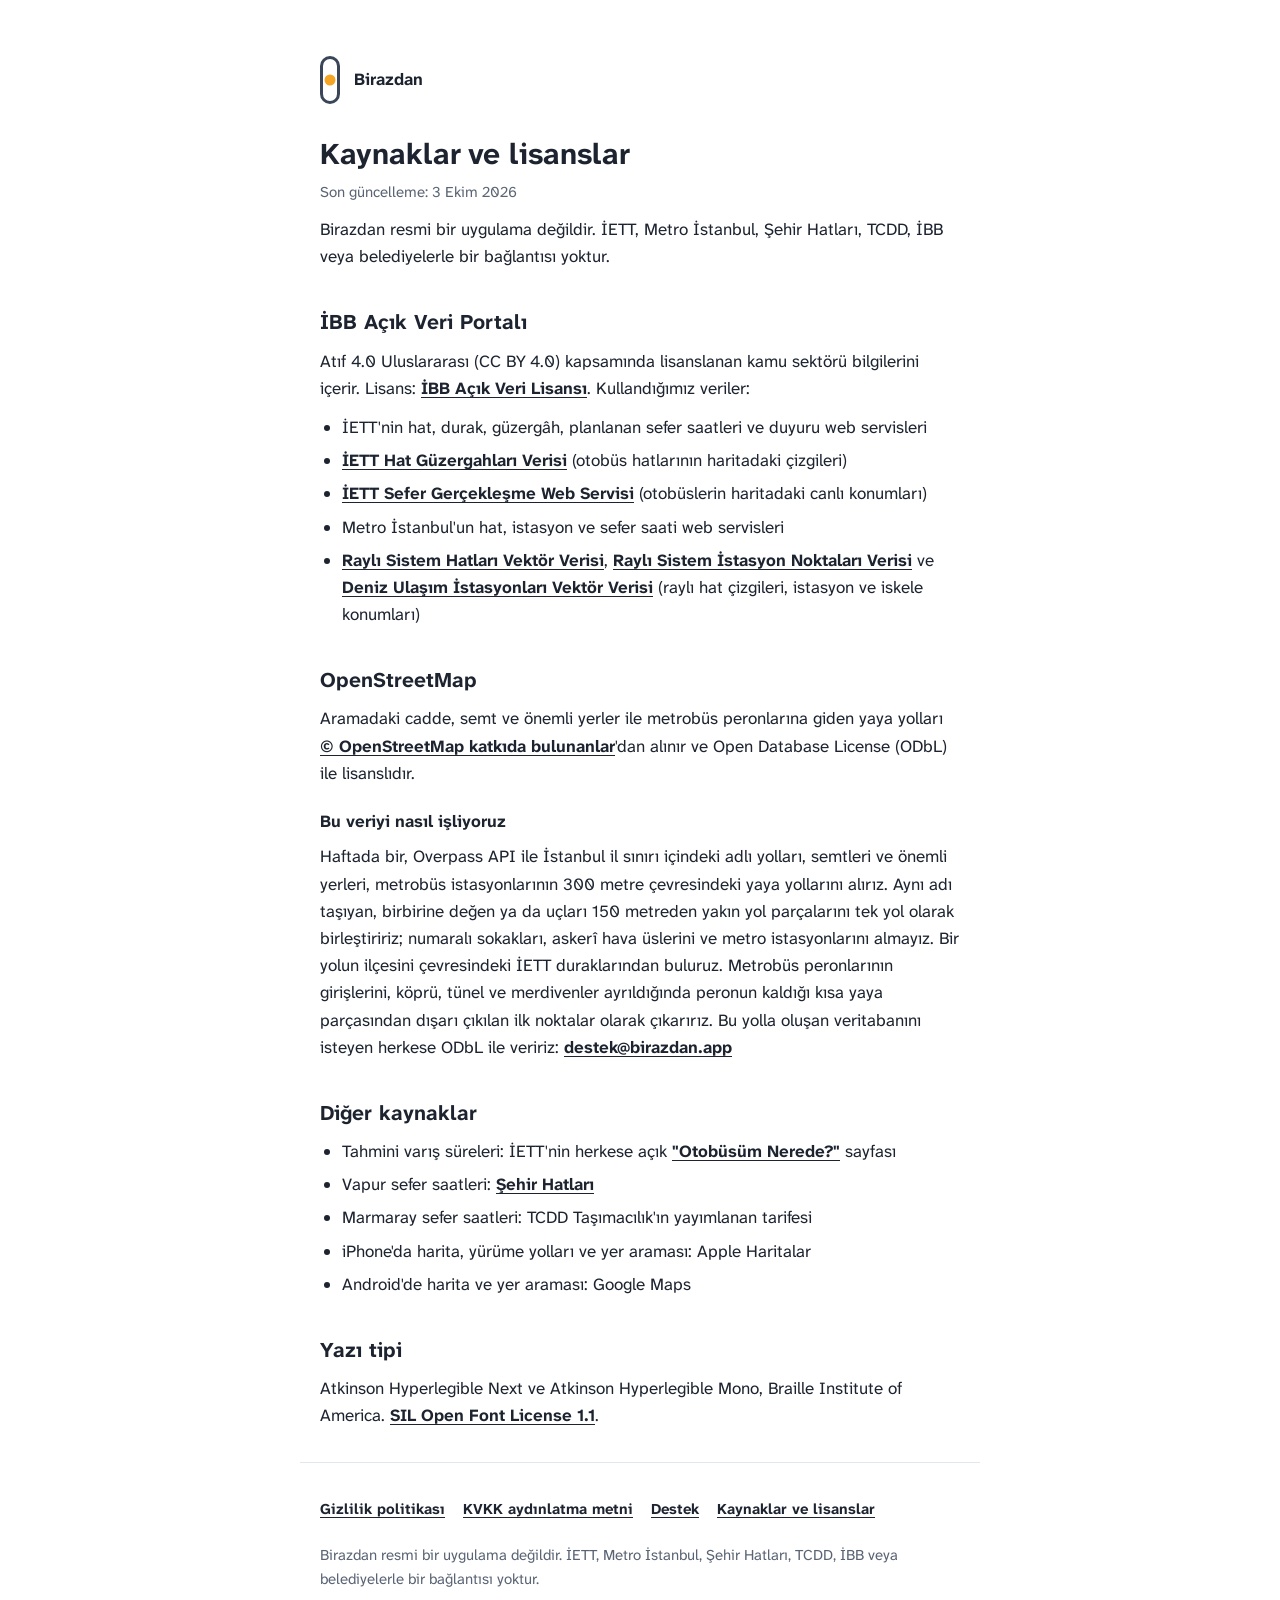
<file: kaynaklar/index.html>
<!doctype html>
<html lang="tr">
  <head>
    <meta charset="utf-8" />
    <meta name="viewport" content="width=device-width, initial-scale=1" />
    <title>Kaynaklar ve lisanslar · Birazdan</title>
    <meta name="description" content="Birazdan'ın kullandığı veriler, lisansları ve OpenStreetMap verisini nasıl işlediği." />
    <meta name="theme-color" content="#ffffff" media="(prefers-color-scheme: light)" />
    <meta name="theme-color" content="#12161d" media="(prefers-color-scheme: dark)" />
    <link rel="icon" href="../favicon.png" />
    <link rel="apple-touch-icon" href="../apple-touch-icon.png" />
    <link rel="stylesheet" href="../style.css" />
  </head>
  <body class="page">
    <main>
      <a href="../" aria-label="Birazdan ana sayfa">
        <header>
          <svg class="mark" viewBox="176 64 160 384" aria-hidden="true">
            <rect x="188" y="76" width="136" height="360" rx="68" fill="none" stroke="currentColor" stroke-width="24" />
            <circle cx="256" cy="256" r="44" fill="#F5A524" />
          </svg>
          <strong>Birazdan</strong>
        </header>
      </a>

      <h1>Kaynaklar ve lisanslar</h1>
      <p class="updated">Son güncelleme: 3 Ekim 2026</p>
      <p>Birazdan resmi bir uygulama değildir. İETT, Metro İstanbul, Şehir Hatları, TCDD, İBB veya belediyelerle bir bağlantısı yoktur.</p>

      <h2>İBB Açık Veri Portalı</h2>
      <p>Atıf 4.0 Uluslararası (CC BY 4.0) kapsamında lisanslanan kamu sektörü bilgilerini içerir. Lisans: <a href="https://data.ibb.gov.tr/license">İBB Açık Veri Lisansı</a>. Kullandığımız veriler:</p>
      <ul>
        <li>İETT'nin hat, durak, güzergâh, planlanan sefer saatleri ve duyuru web servisleri</li>
        <li><a href="https://data.ibb.gov.tr/dataset/iett-hat-guzergahlari">İETT Hat Güzergahları Verisi</a> (otobüs hatlarının haritadaki çizgileri)</li>
        <li><a href="https://data.ibb.gov.tr/dataset/sefer-gerceklesme-web-servisi">İETT Sefer Gerçekleşme Web Servisi</a> (otobüslerin haritadaki canlı konumları)</li>
        <li>Metro İstanbul'un hat, istasyon ve sefer saati web servisleri</li>
        <li><a href="https://data.ibb.gov.tr/dataset/rayli-ulasim-hatlari-vektor-verisi">Raylı Sistem Hatları Vektör Verisi</a>, <a href="https://data.ibb.gov.tr/dataset/rayli-sistem-istasyon-noktalari-verisi">Raylı Sistem İstasyon Noktaları Verisi</a> ve <a href="https://data.ibb.gov.tr/dataset/deniz-ulasim-istasyonlari-vektor-verisi">Deniz Ulaşım İstasyonları Vektör Verisi</a> (raylı hat çizgileri, istasyon ve iskele konumları)</li>
      </ul>

      <h2>OpenStreetMap</h2>
      <p>Aramadaki cadde, semt ve önemli yerler ile metrobüs peronlarına giden yaya yolları <a href="https://www.openstreetmap.org/copyright">© OpenStreetMap katkıda bulunanlar</a>'dan alınır ve Open Database License (ODbL) ile lisanslıdır.</p>
      <h3>Bu veriyi nasıl işliyoruz</h3>
      <p>Haftada bir, Overpass API ile İstanbul il sınırı içindeki adlı yolları, semtleri ve önemli yerleri, metrobüs istasyonlarının 300 metre çevresindeki yaya yollarını alırız. Aynı adı taşıyan, birbirine değen ya da uçları 150 metreden yakın yol parçalarını tek yol olarak birleştiririz; numaralı sokakları, askerî hava üslerini ve metro istasyonlarını almayız. Bir yolun ilçesini çevresindeki İETT duraklarından buluruz. Metrobüs peronlarının girişlerini, köprü, tünel ve merdivenler ayrıldığında peronun kaldığı kısa yaya parçasından dışarı çıkılan ilk noktalar olarak çıkarırız. Bu yolla oluşan veritabanını isteyen herkese ODbL ile veririz: <a href="mailto:destek@birazdan.app">destek@birazdan.app</a></p>

      <h2>Diğer kaynaklar</h2>
      <ul>
        <li>Tahmini varış süreleri: İETT'nin herkese açık <a href="https://iett.istanbul">"Otobüsüm Nerede?"</a> sayfası</li>
        <li>Vapur sefer saatleri: <a href="https://sehirhatlari.istanbul">Şehir Hatları</a></li>
        <li>Marmaray sefer saatleri: TCDD Taşımacılık'ın yayımlanan tarifesi</li>
        <li>iPhone'da harita, yürüme yolları ve yer araması: Apple Haritalar</li>
        <li>Android'de harita ve yer araması: Google Maps</li>
      </ul>

      <h2>Yazı tipi</h2>
      <p>Atkinson Hyperlegible Next ve Atkinson Hyperlegible Mono, Braille Institute of America. <a href="../fonts/OFL.txt">SIL Open Font License 1.1</a>.</p>
    </main>

    <footer>
      <nav>
        <a href="../gizlilik/">Gizlilik politikası</a>
        <a href="../kvkk/">KVKK aydınlatma metni</a>
        <a href="../destek/">Destek</a>
        <a href="../kaynaklar/">Kaynaklar ve lisanslar</a>
      </nav>
      <p>Birazdan resmi bir uygulama değildir. İETT, Metro İstanbul, Şehir Hatları, TCDD, İBB veya belediyelerle bir bağlantısı yoktur.</p>
    </footer>
  </body>
</html>
</file>
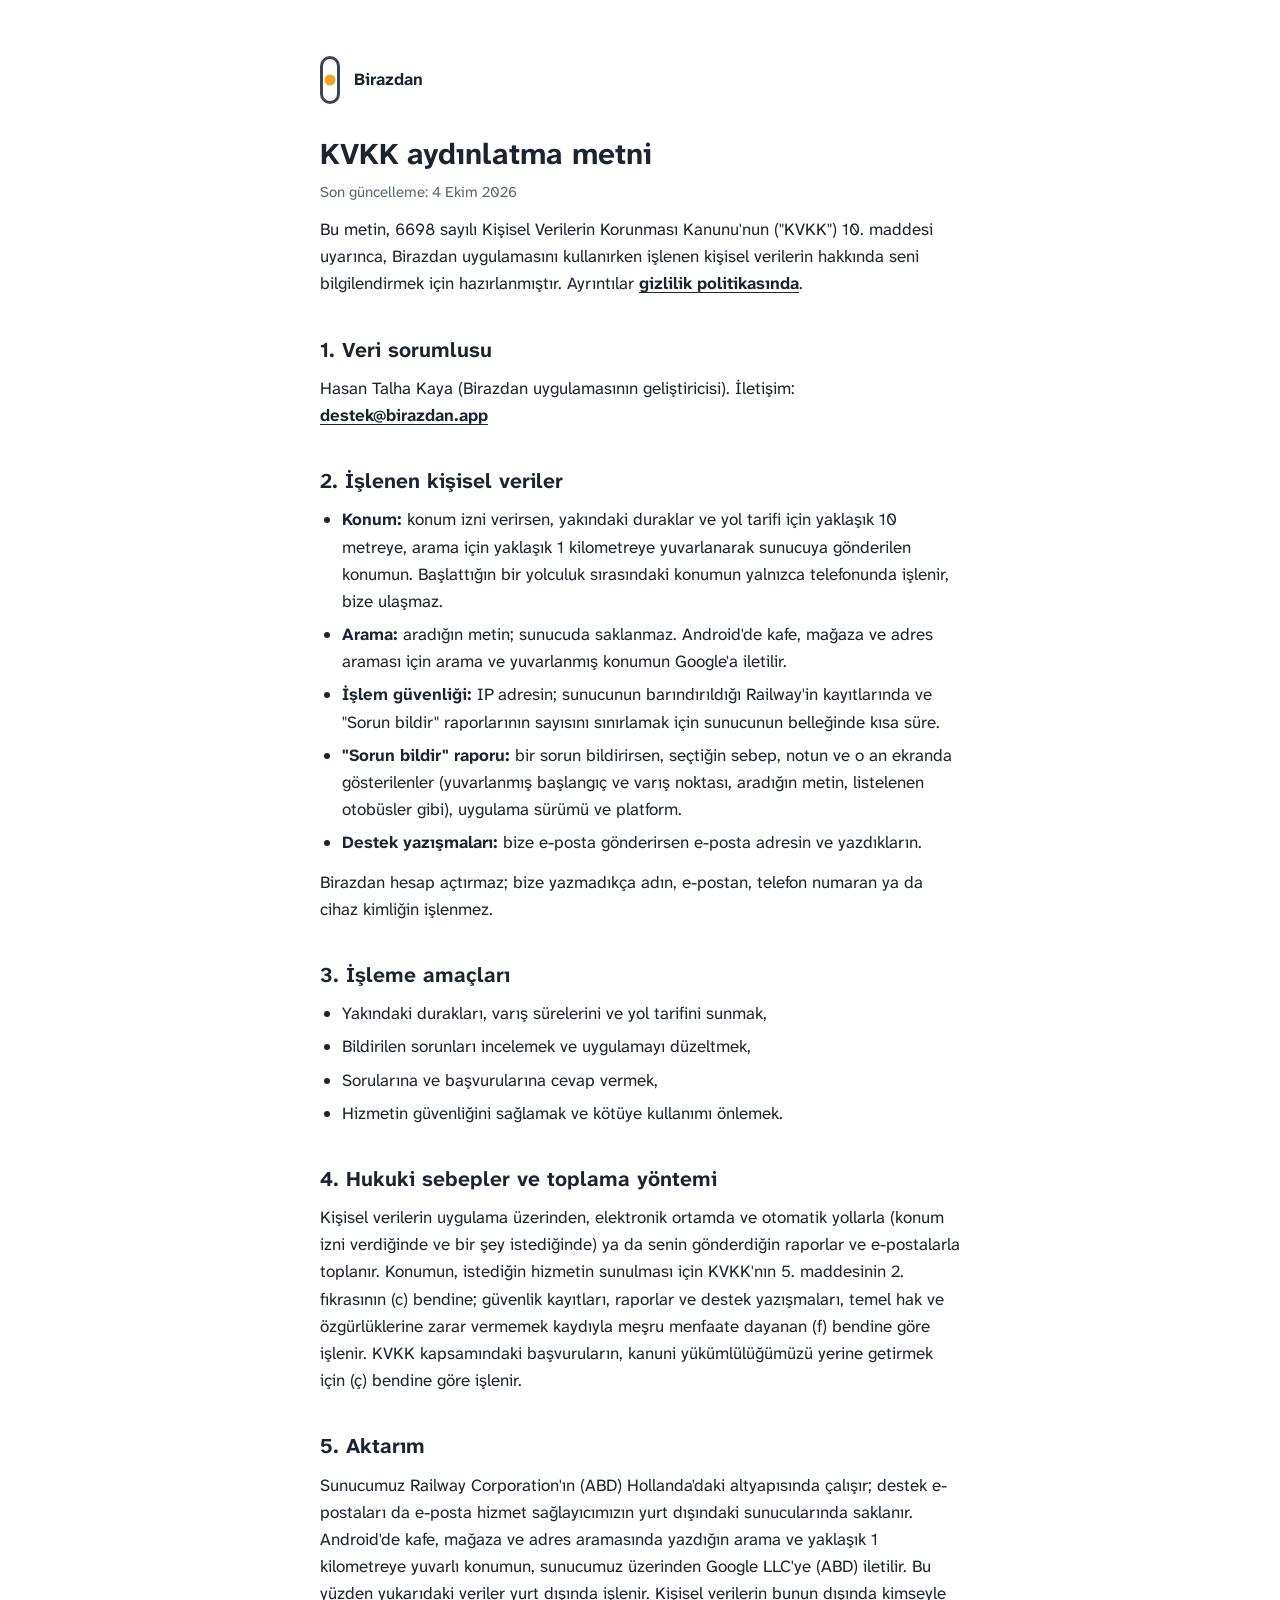
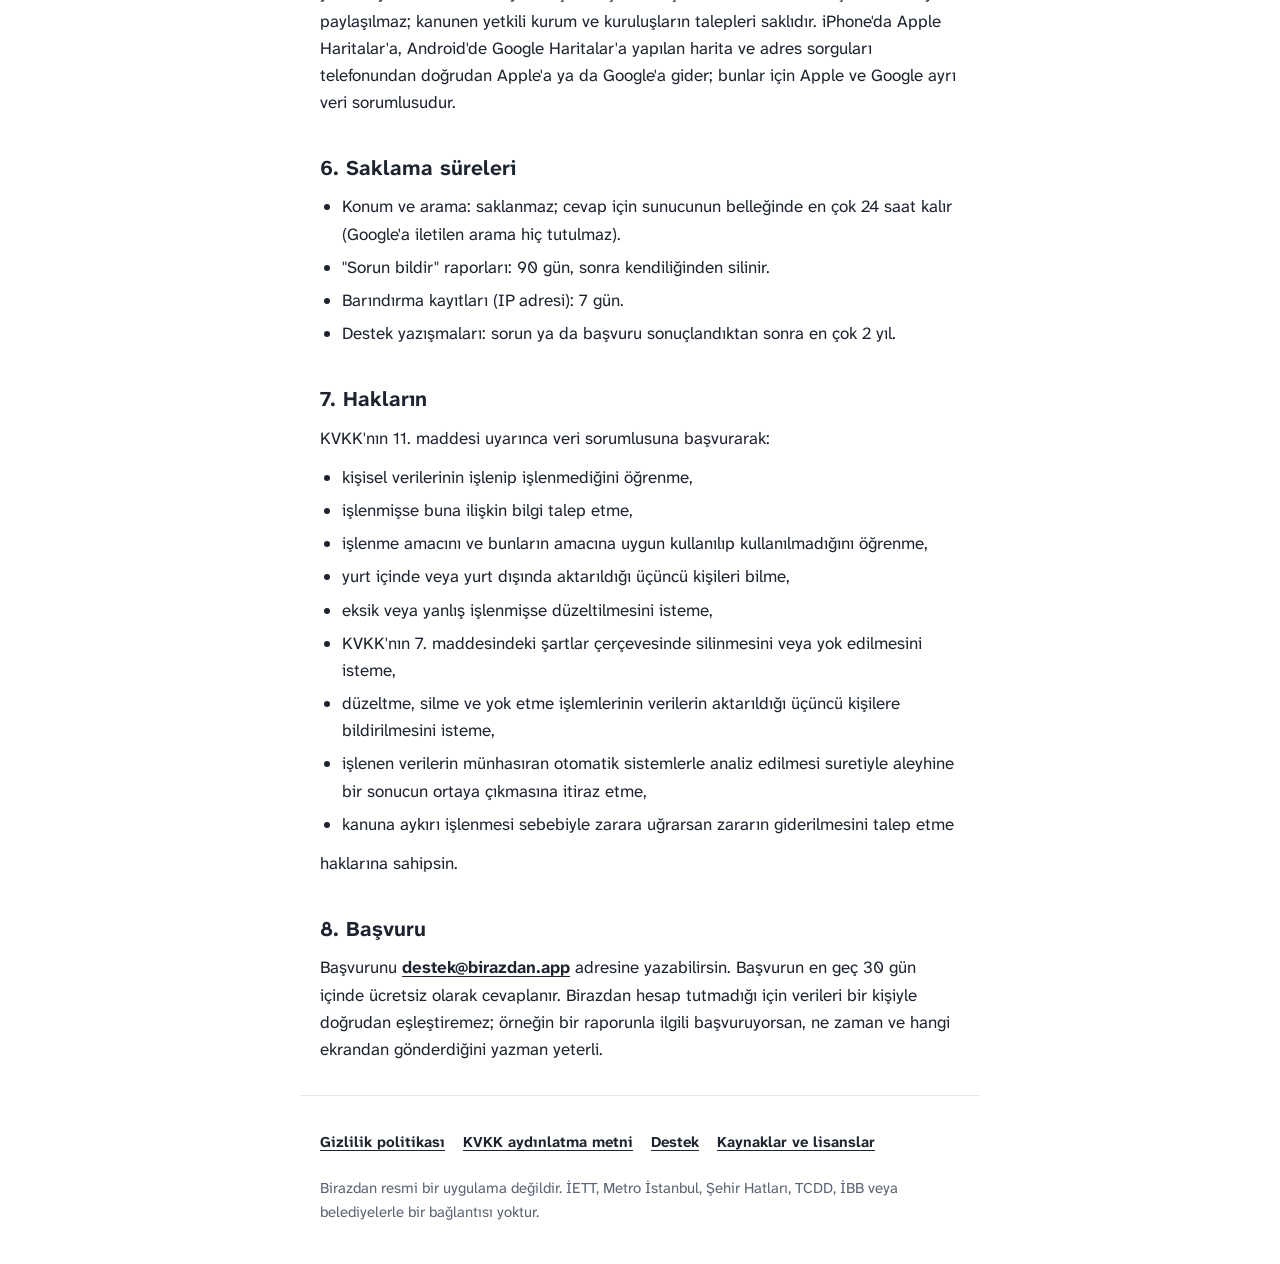
<file: kvkk/index.html>
<!doctype html>
<html lang="tr">
  <head>
    <meta charset="utf-8" />
    <meta name="viewport" content="width=device-width, initial-scale=1" />
    <title>KVKK aydınlatma metni · Birazdan</title>
    <meta name="description" content="6698 sayılı Kişisel Verilerin Korunması Kanunu kapsamında Birazdan'ın aydınlatma metni." />
    <meta name="theme-color" content="#ffffff" media="(prefers-color-scheme: light)" />
    <meta name="theme-color" content="#12161d" media="(prefers-color-scheme: dark)" />
    <link rel="icon" href="../favicon.png" />
    <link rel="apple-touch-icon" href="../apple-touch-icon.png" />
    <link rel="stylesheet" href="../style.css" />
  </head>
  <body class="page">
    <main>
      <a href="../" aria-label="Birazdan ana sayfa">
        <header>
          <svg class="mark" viewBox="176 64 160 384" aria-hidden="true">
            <rect x="188" y="76" width="136" height="360" rx="68" fill="none" stroke="currentColor" stroke-width="24" />
            <circle cx="256" cy="256" r="44" fill="#F5A524" />
          </svg>
          <strong>Birazdan</strong>
        </header>
      </a>

      <h1>KVKK aydınlatma metni</h1>
      <p class="updated">Son güncelleme: 4 Ekim 2026</p>
      <p>Bu metin, 6698 sayılı Kişisel Verilerin Korunması Kanunu'nun ("KVKK") 10. maddesi uyarınca, Birazdan uygulamasını kullanırken işlenen kişisel verilerin hakkında seni bilgilendirmek için hazırlanmıştır. Ayrıntılar <a href="../gizlilik/">gizlilik politikasında</a>.</p>

      <h2>1. Veri sorumlusu</h2>
      <p>Hasan Talha Kaya (Birazdan uygulamasının geliştiricisi). İletişim: <a href="mailto:destek@birazdan.app">destek@birazdan.app</a></p>

      <h2>2. İşlenen kişisel veriler</h2>
      <ul>
        <li><strong>Konum:</strong> konum izni verirsen, yakındaki duraklar ve yol tarifi için yaklaşık 10 metreye, arama için yaklaşık 1 kilometreye yuvarlanarak sunucuya gönderilen konumun. Başlattığın bir yolculuk sırasındaki konumun yalnızca telefonunda işlenir, bize ulaşmaz.</li>
        <li><strong>Arama:</strong> aradığın metin; sunucuda saklanmaz. Android'de kafe, mağaza ve adres araması için arama ve yuvarlanmış konumun Google'a iletilir.</li>
        <li><strong>İşlem güvenliği:</strong> IP adresin; sunucunun barındırıldığı Railway'in kayıtlarında ve "Sorun bildir" raporlarının sayısını sınırlamak için sunucunun belleğinde kısa süre.</li>
        <li><strong>"Sorun bildir" raporu:</strong> bir sorun bildirirsen, seçtiğin sebep, notun ve o an ekranda gösterilenler (yuvarlanmış başlangıç ve varış noktası, aradığın metin, listelenen otobüsler gibi), uygulama sürümü ve platform.</li>
        <li><strong>Destek yazışmaları:</strong> bize e-posta gönderirsen e-posta adresin ve yazdıkların.</li>
      </ul>
      <p>Birazdan hesap açtırmaz; bize yazmadıkça adın, e-postan, telefon numaran ya da cihaz kimliğin işlenmez.</p>

      <h2>3. İşleme amaçları</h2>
      <ul>
        <li>Yakındaki durakları, varış sürelerini ve yol tarifini sunmak,</li>
        <li>Bildirilen sorunları incelemek ve uygulamayı düzeltmek,</li>
        <li>Sorularına ve başvurularına cevap vermek,</li>
        <li>Hizmetin güvenliğini sağlamak ve kötüye kullanımı önlemek.</li>
      </ul>

      <h2>4. Hukuki sebepler ve toplama yöntemi</h2>
      <p>Kişisel verilerin uygulama üzerinden, elektronik ortamda ve otomatik yollarla (konum izni verdiğinde ve bir şey istediğinde) ya da senin gönderdiğin raporlar ve e-postalarla toplanır. Konumun, istediğin hizmetin sunulması için KVKK'nın 5. maddesinin 2. fıkrasının (c) bendine; güvenlik kayıtları, raporlar ve destek yazışmaları, temel hak ve özgürlüklerine zarar vermemek kaydıyla meşru menfaate dayanan (f) bendine göre işlenir. KVKK kapsamındaki başvuruların, kanuni yükümlülüğümüzü yerine getirmek için (ç) bendine göre işlenir.</p>

      <h2>5. Aktarım</h2>
      <p>Sunucumuz Railway Corporation'ın (ABD) Hollanda'daki altyapısında çalışır; destek e-postaları da e-posta hizmet sağlayıcımızın yurt dışındaki sunucularında saklanır. Android'de kafe, mağaza ve adres aramasında yazdığın arama ve yaklaşık 1 kilometreye yuvarlı konumun, sunucumuz üzerinden Google LLC'ye (ABD) iletilir. Bu yüzden yukarıdaki veriler yurt dışında işlenir. Kişisel verilerin bunun dışında kimseyle paylaşılmaz; kanunen yetkili kurum ve kuruluşların talepleri saklıdır. iPhone'da Apple Haritalar'a, Android'de Google Haritalar'a yapılan harita ve adres sorguları telefonundan doğrudan Apple'a ya da Google'a gider; bunlar için Apple ve Google ayrı veri sorumlusudur.</p>

      <h2>6. Saklama süreleri</h2>
      <ul>
        <li>Konum ve arama: saklanmaz; cevap için sunucunun belleğinde en çok 24 saat kalır (Google'a iletilen arama hiç tutulmaz).</li>
        <li>"Sorun bildir" raporları: 90 gün, sonra kendiliğinden silinir.</li>
        <li>Barındırma kayıtları (IP adresi): 7 gün.</li>
        <li>Destek yazışmaları: sorun ya da başvuru sonuçlandıktan sonra en çok 2 yıl.</li>
      </ul>

      <h2>7. Hakların</h2>
      <p>KVKK'nın 11. maddesi uyarınca veri sorumlusuna başvurarak:</p>
      <ul>
        <li>kişisel verilerinin işlenip işlenmediğini öğrenme,</li>
        <li>işlenmişse buna ilişkin bilgi talep etme,</li>
        <li>işlenme amacını ve bunların amacına uygun kullanılıp kullanılmadığını öğrenme,</li>
        <li>yurt içinde veya yurt dışında aktarıldığı üçüncü kişileri bilme,</li>
        <li>eksik veya yanlış işlenmişse düzeltilmesini isteme,</li>
        <li>KVKK'nın 7. maddesindeki şartlar çerçevesinde silinmesini veya yok edilmesini isteme,</li>
        <li>düzeltme, silme ve yok etme işlemlerinin verilerin aktarıldığı üçüncü kişilere bildirilmesini isteme,</li>
        <li>işlenen verilerin münhasıran otomatik sistemlerle analiz edilmesi suretiyle aleyhine bir sonucun ortaya çıkmasına itiraz etme,</li>
        <li>kanuna aykırı işlenmesi sebebiyle zarara uğrarsan zararın giderilmesini talep etme</li>
      </ul>
      <p>haklarına sahipsin.</p>

      <h2>8. Başvuru</h2>
      <p>Başvurunu <a href="mailto:destek@birazdan.app">destek@birazdan.app</a> adresine yazabilirsin. Başvurun en geç 30 gün içinde ücretsiz olarak cevaplanır. Birazdan hesap tutmadığı için verileri bir kişiyle doğrudan eşleştiremez; örneğin bir raporunla ilgili başvuruyorsan, ne zaman ve hangi ekrandan gönderdiğini yazman yeterli.</p>
    </main>

    <footer>
      <nav>
        <a href="../gizlilik/">Gizlilik politikası</a>
        <a href="../kvkk/">KVKK aydınlatma metni</a>
        <a href="../destek/">Destek</a>
        <a href="../kaynaklar/">Kaynaklar ve lisanslar</a>
      </nav>
      <p>Birazdan resmi bir uygulama değildir. İETT, Metro İstanbul, Şehir Hatları, TCDD, İBB veya belediyelerle bir bağlantısı yoktur.</p>
    </footer>
  </body>
</html>
</file>
<file: style.css>
/* Birazdan's colors and type, as in the app (see the app repo's CLAUDE.md, "Tasarım"). */

@font-face {
  font-family: "Atkinson Hyperlegible Next";
  src: url("fonts/AtkinsonHyperlegibleNext-Regular.ttf") format("truetype");
  font-weight: 400;
  font-display: swap;
}

@font-face {
  font-family: "Atkinson Hyperlegible Next";
  src: url("fonts/AtkinsonHyperlegibleNext-Bold.ttf") format("truetype");
  font-weight: 700;
  font-display: swap;
}

/* Line codes and minutes: monospaced, so they line up and a countdown does not shift (as in the app). */
@font-face {
  font-family: "Atkinson Hyperlegible Mono";
  src: url("fonts/AtkinsonHyperlegibleMono-Bold.ttf") format("truetype");
  font-weight: 700;
  font-display: swap;
}

:root {
  --bg: #ffffff;
  --surface: #f3f4f6;
  --divider: #e3e6ea;
  --text: #1d2430;
  --text-2: #5a6474;
  --brand: #3a4658;
  --on-brand: #ffffff;
  --border: #d5d9df;
  --live: #f5a524;
  --scheduled: #8a93a1;
  color-scheme: light dark;
}

@media (prefers-color-scheme: dark) {
  :root {
    --bg: #12161d;
    --surface: #1d232d;
    --divider: #262d38;
    --text: #eef1f5;
    --text-2: #a3acb9;
    --brand: #dde2e8;
    --on-brand: #12161d;
    --border: #3a4250;
    --scheduled: #7d8795;
  }
}

* {
  box-sizing: border-box;
}

/* What a script shows later stays hidden until then, whatever its display. */
[hidden] {
  display: none !important;
}

html {
  -webkit-text-size-adjust: 100%;
}

body {
  margin: 0;
  background: var(--bg);
  color: var(--text);
  font: 17px/1.6 "Atkinson Hyperlegible Next", system-ui, -apple-system, sans-serif;
}

main,
footer {
  max-width: 680px;
  margin: 0 auto;
  padding: 0 20px;
}

main {
  padding-top: 56px;
  padding-bottom: 32px;
}

a {
  color: inherit;
  font-weight: 700;
  text-underline-offset: 3px;
}

h1,
h2,
h3 {
  line-height: 1.2;
  margin: 0;
}

h1 {
  font-size: 30px;
}

h2 {
  font-size: 21px;
  margin-top: 40px;
}

h3 {
  font-size: 17px;
  margin-top: 24px;
}

p,
ul {
  margin: 12px 0 0;
}

ul {
  padding-left: 22px;
}

li + li {
  margin-top: 6px;
}

.secondary {
  color: var(--text-2);
}

/* The logo's capsule and lamp; the capsule takes the brand gray of the theme. */
.mark {
  display: block;
  width: 40px;
  height: 96px;
  color: var(--brand);
}

.hero .mark {
  margin-bottom: 28px;
}

.lead {
  font-size: 21px;
  margin-top: 16px;
}

.pills {
  display: flex;
  flex-wrap: wrap;
  gap: 8px;
  margin-top: 24px;
}

.pill {
  padding: 10px 18px;
  border-radius: 999px;
  background: var(--surface);
  font-weight: 700;
}

a.pill {
  text-decoration: none;
}

/* The download link: the app's primary button (brand gray, full capsule). */
.pill-primary {
  background: var(--brand);
  color: var(--on-brand);
  text-decoration: none;
}

.features {
  list-style: none;
  padding: 0;
  margin-top: 40px;
  display: grid;
  gap: 12px;
}

.features li {
  margin: 0;
  padding: 18px 20px;
  border-radius: 22px;
  background: var(--surface);
}

.features strong {
  display: block;
  font-size: 19px;
}

.features span {
  color: var(--text-2);
}

/* A text page (privacy, KVKK, support, sources). */
.page header {
  display: flex;
  align-items: center;
  gap: 14px;
  margin-bottom: 32px;
  text-decoration: none;
}

.page header .mark {
  width: 20px;
  height: 48px;
}

.updated {
  color: var(--text-2);
  font-size: 15px;
  margin-top: 8px;
}

footer {
  padding-top: 24px;
  padding-bottom: 40px;
  border-top: 1px solid var(--divider);
  color: var(--text-2);
  font-size: 15px;
}

footer nav {
  display: flex;
  flex-wrap: wrap;
  gap: 4px 18px;
  margin-bottom: 12px;
}

footer nav a {
  display: inline-block;
  padding: 10px 0;
  color: var(--text);
}

.page main > a {
  display: inline-block;
  text-decoration: none;
}

/* ---- Home page ---------------------------------------------------------------------------- */

.home main {
  max-width: 1040px;
}

:focus-visible {
  outline: 3px solid var(--brand);
  outline-offset: 3px;
}

.home h1 {
  font-size: clamp(34px, 6vw, 56px);
  line-height: 1.05;
  letter-spacing: -0.02em;
  max-width: 13ch;
}

.home .hero {
  display: grid;
  gap: 40px;
  align-items: center;
}

@media (min-width: 860px) {
  .home .hero {
    grid-template-columns: 1fr 420px;
    gap: 64px;
    min-height: 560px;
  }
}

.home .lead {
  color: var(--text-2);
  max-width: 34ch;
}

.pills .pill {
  min-height: 44px;
  display: inline-flex;
  align-items: center;
}

/* The stop board: the app's stop screen, with real times. */
.board {
  padding: 22px 22px 18px;
  border-radius: 28px;
  background: var(--surface);
}

.board h2 {
  margin: 0;
}

.board-top {
  display: flex;
  align-items: center;
  justify-content: space-between;
  gap: 12px;
  flex-wrap: wrap;
}

.board-now {
  font-size: 15px;
  font-weight: 700;
  color: var(--text-2);
}

.board-stops {
  display: flex;
  gap: 4px;
  padding: 4px;
  border-radius: 999px;
  background: var(--divider);
}

.board-stops button {
  font: inherit;
  font-size: 14px;
  font-weight: 700;
  min-height: 36px;
  padding: 0 12px;
  border: 0;
  border-radius: 999px;
  background: var(--divider);
  color: var(--text-2);
  cursor: pointer;
}

.board-stops button[aria-selected="true"] {
  background: var(--bg);
  color: var(--text);
  box-shadow: 0 1px 4px rgb(29 36 48 / 0.12);
}

.board-name {
  margin-top: 18px !important;
  font-size: 26px;
}

.board-side {
  margin-top: 2px;
  color: var(--text-2);
  font-size: 15px;
}

.board-status {
  margin-top: 6px;
  min-height: 24px;
  display: flex;
  align-items: center;
  gap: 8px;
  color: var(--text-2);
  font-size: 15px;
}

.board-rows {
  list-style: none;
  padding: 0;
  margin: 12px 0 0;
  min-height: 300px;
}

.board-rows li {
  display: grid;
  grid-template-columns: auto 1fr auto;
  align-items: center;
  gap: 12px;
  min-height: 60px;
  margin: 0;
  border-top: 1px solid var(--divider);
}

.board-rows li:first-child {
  border-top: 0;
}

/* A line: its icon and its code in plain letters (lines.js), the codes lined up in a column. */
.line {
  display: flex;
  align-items: center;
  gap: 10px;
  min-width: 96px;
}

.line-icon {
  flex: none;
  width: 28px;
  height: 28px;
}

.line-code {
  color: var(--brand);
  font-family: "Atkinson Hyperlegible Mono", ui-monospace, monospace;
  font-weight: 700;
  font-size: 17px;
}

.headsign {
  overflow: hidden;
  text-overflow: ellipsis;
  white-space: nowrap;
}

.time {
  display: flex;
  align-items: baseline;
  gap: 4px;
  font-variant-numeric: tabular-nums;
}

.time .dot {
  align-self: center;
  margin-right: 6px;
}

.min {
  font-family: "Atkinson Hyperlegible Mono", ui-monospace, monospace;
  font-size: 26px;
  font-weight: 700;
  line-height: 1;
}

.unit {
  font-size: 15px;
  color: var(--text-2);
}

.board-note {
  margin-top: 10px;
  font-size: 13px;
  color: var(--text-2);
}

/* Live and timetable marks, as in the app: a filled amber dot that breathes, a hollow gray ring. */
.dot {
  display: inline-block;
  flex: none;
  width: 10px;
  height: 10px;
  border-radius: 50%;
}

.dot-live {
  background: var(--live);
  box-shadow: 0 0 0 0 rgb(245 165 36 / 0.45);
  animation: breathe 2s ease-out infinite;
}

.dot-scheduled {
  border: 2px solid var(--scheduled);
}

@keyframes breathe {
  0% {
    box-shadow: 0 0 0 0 rgb(245 165 36 / 0.45);
  }
  70% {
    box-shadow: 0 0 0 8px rgb(245 165 36 / 0);
  }
  100% {
    box-shadow: 0 0 0 0 rgb(245 165 36 / 0);
  }
}

@media (prefers-reduced-motion: reduce) {
  .dot-live {
    animation: none;
  }
}

/* A trip from door to stop, drawn as the app draws a line: stops on a capsule rail. */
.home section.trip,
.home section.states,
.home section.private {
  margin-top: 96px;
}

.home section > h2 {
  font-size: clamp(26px, 3.6vw, 34px);
  letter-spacing: -0.01em;
  margin: 0;
}

.trip-line {
  list-style: none;
  padding: 0;
  margin: 40px 0 0;
  position: relative;
}

.trip-line::before {
  content: "";
  position: absolute;
  left: 9px;
  top: 10px;
  bottom: 10px;
  width: 6px;
  border-radius: 3px;
  background: var(--brand);
}

.trip-line li {
  position: relative;
  margin: 0;
  padding: 0 0 56px 48px;
  display: grid;
  gap: 20px;
  align-items: start;
}

.trip-line li:last-child {
  padding-bottom: 0;
}

/* Each step a stop on the rail, beside its words; the last, where the trip ends, filled. */
.trip-text {
  position: relative;
}

.trip-text::before {
  content: "";
  position: absolute;
  left: -48px;
  top: 2px;
  width: 24px;
  height: 24px;
  border-radius: 50%;
  border: 5px solid var(--brand);
  background: var(--bg);
}

.trip-line li:last-child .trip-text::before {
  background: var(--brand);
}

.trip-text h3 {
  margin: 0;
  font-size: 22px;
}

.trip-text p {
  color: var(--text-2);
  max-width: 38ch;
}

.trip-line img {
  width: 100%;
  max-width: 230px;
  height: auto;
  border-radius: 36px;
  border: 8px solid var(--text);
  background: var(--text);
}

@media (min-width: 760px) {
  .trip-line li {
    grid-template-columns: 1fr 230px;
    gap: 48px;
    align-items: center;
    padding-bottom: 40px;
  }
}

.state-list {
  list-style: none;
  padding: 0;
  margin: 28px 0 0;
  display: grid;
  gap: 12px;
}

@media (min-width: 760px) {
  .state-list {
    grid-template-columns: 1fr 1fr;
  }
}

.state-list li {
  margin: 0;
  padding: 20px;
  border-radius: 22px;
  background: var(--surface);
  display: flex;
  gap: 14px;
  align-items: baseline;
}

.state-list .dot {
  width: 12px;
  height: 12px;
  position: relative;
  top: 1px;
}

.state-list strong {
  display: block;
  font-size: 19px;
}

.state-list span {
  color: var(--text-2);
}

.home .private p {
  max-width: 56ch;
}

.home footer {
  max-width: 1040px;
  margin-top: 96px;
}
</file>
